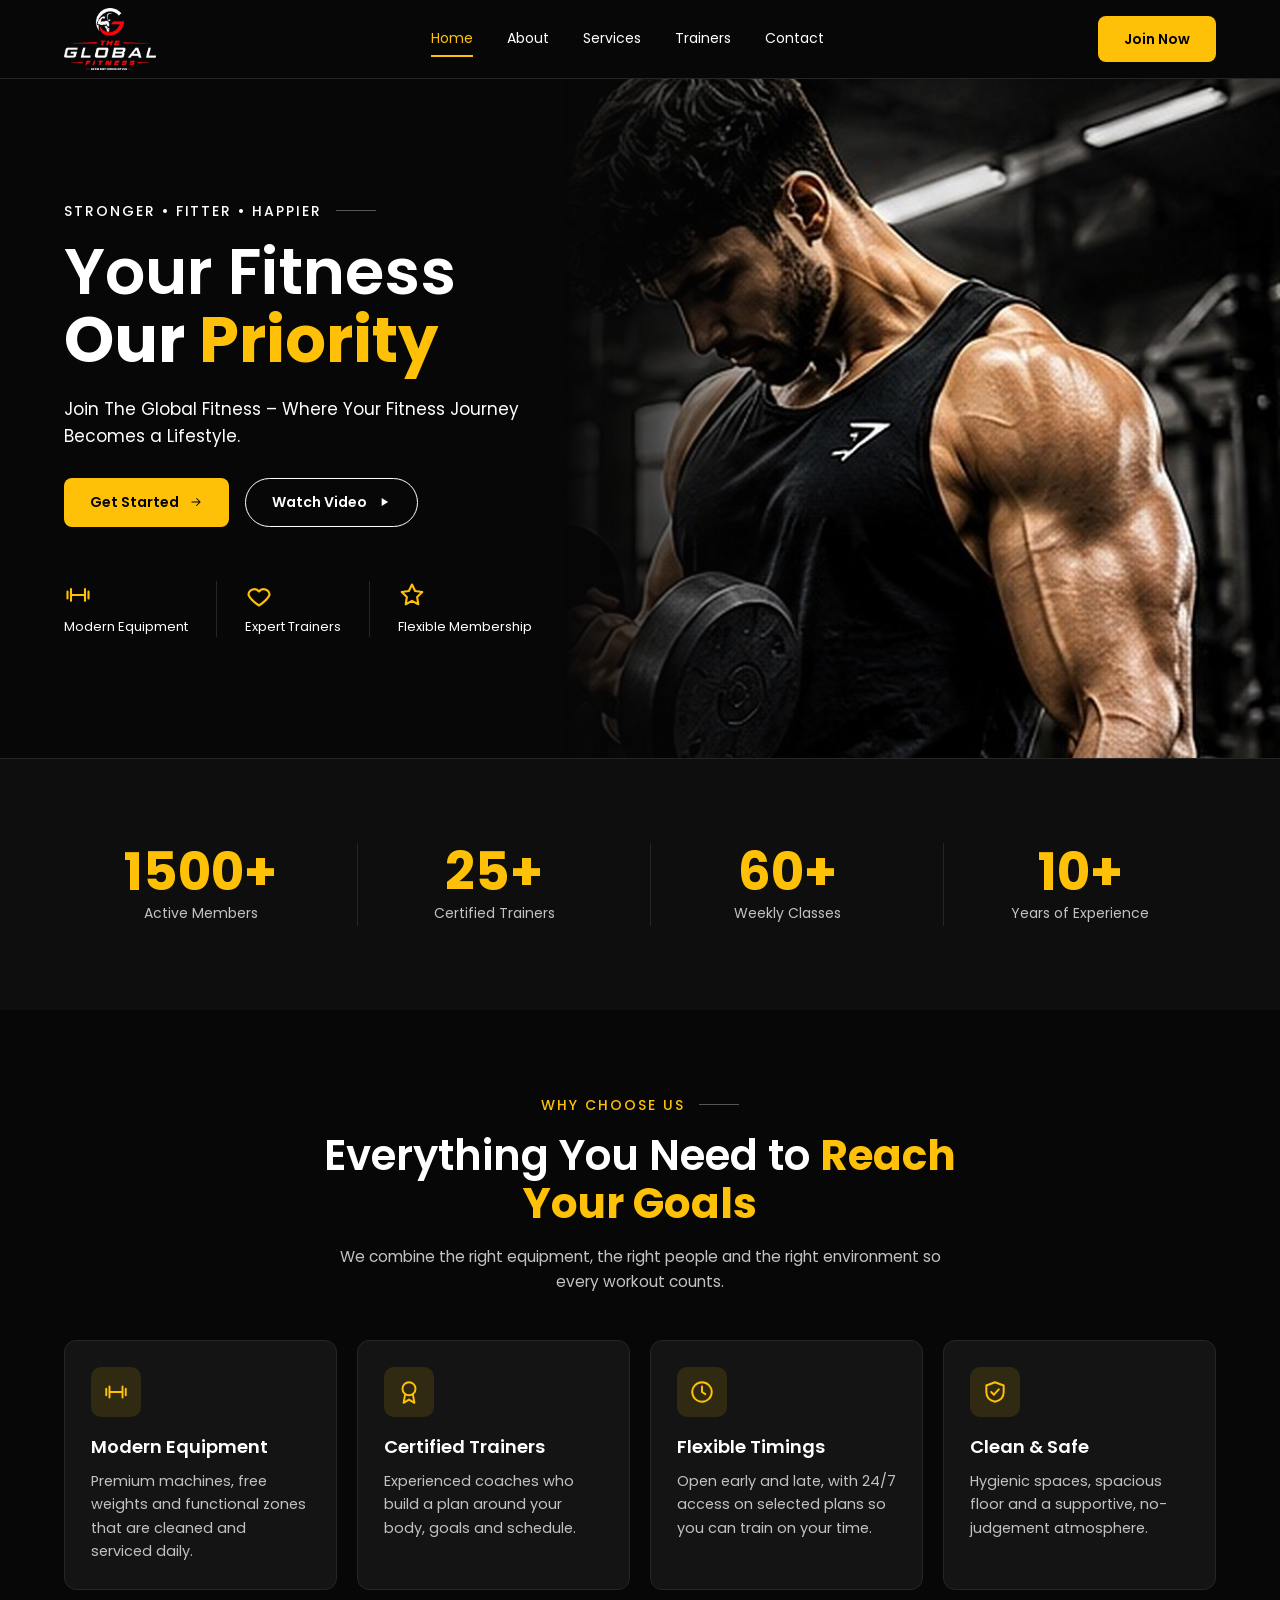
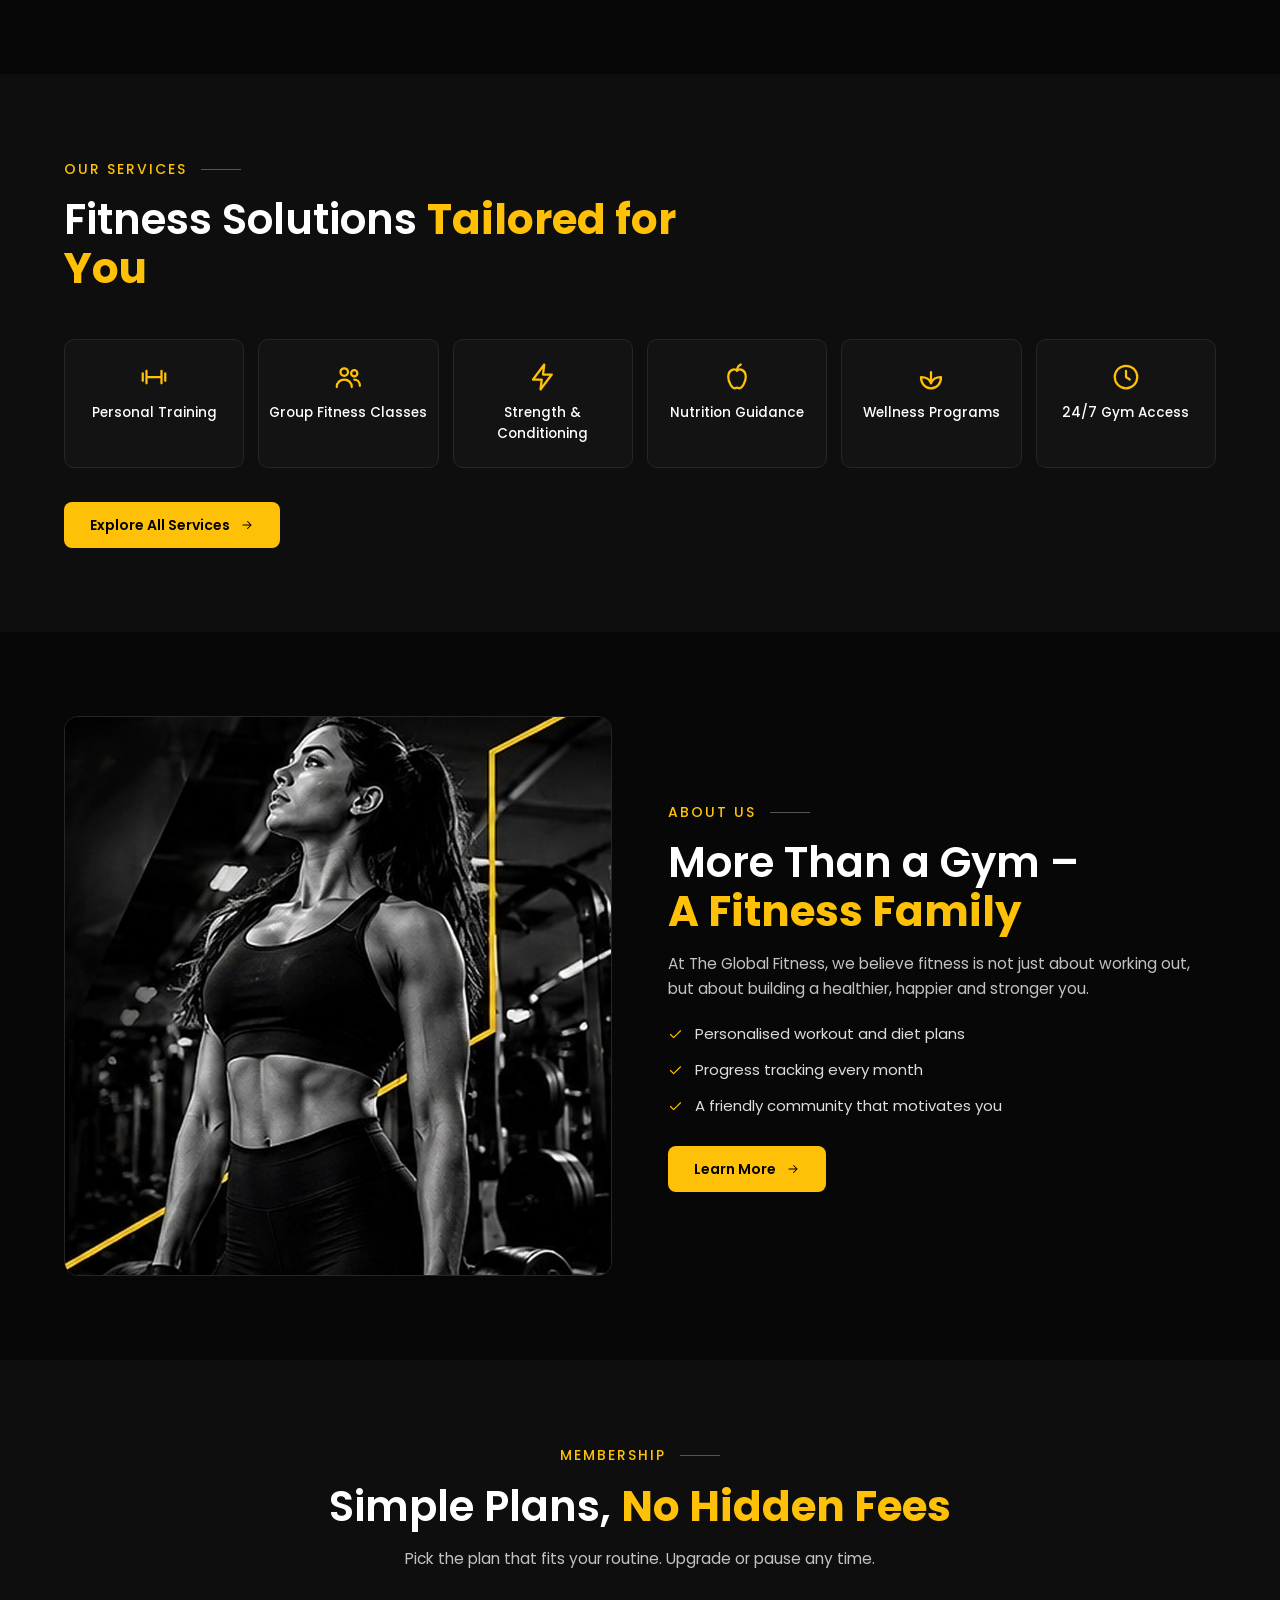
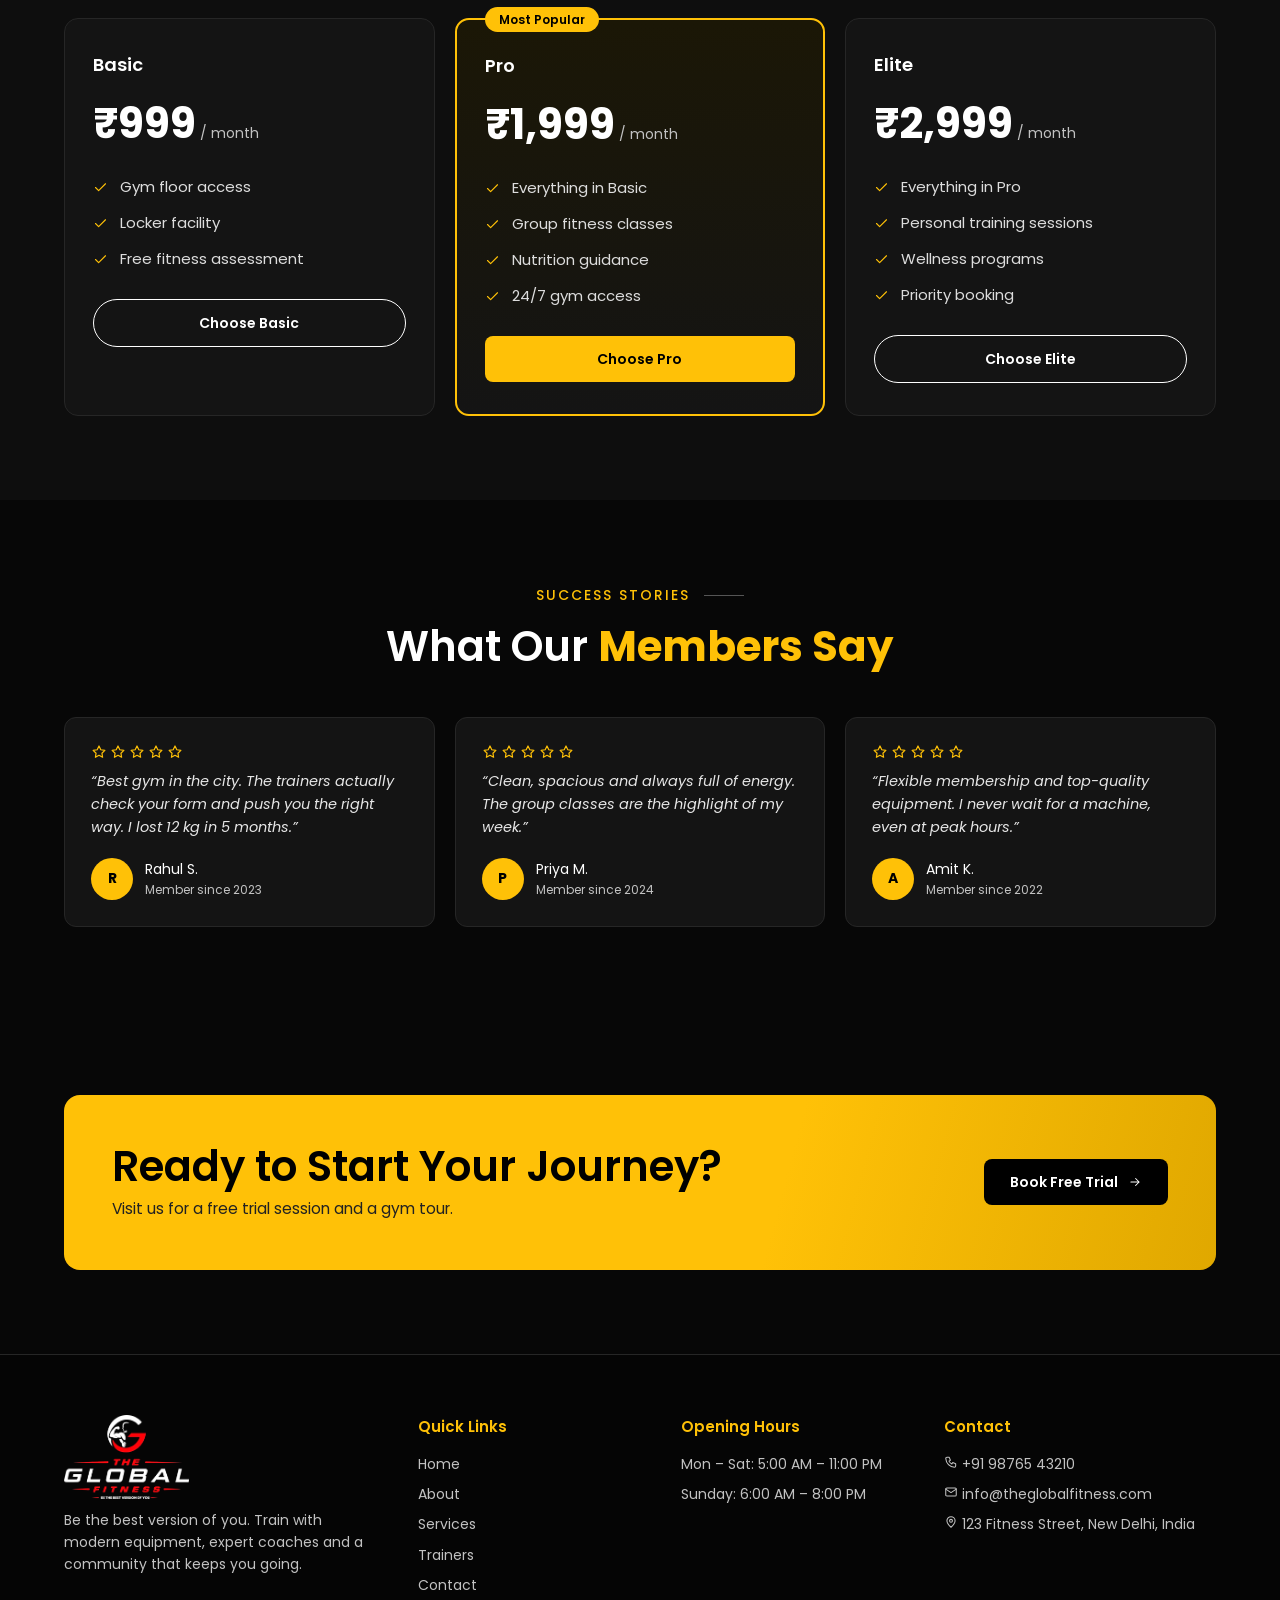
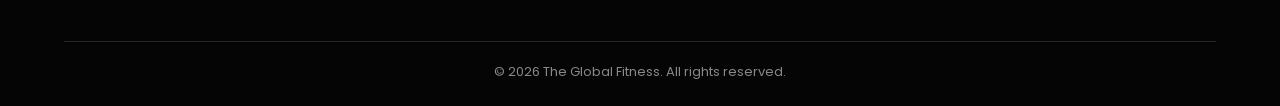
<file: index.html>
<!DOCTYPE html>
<html lang="en"><head><meta charset="utf-8"><meta name="viewport" content="width=device-width,initial-scale=1">
<title>Home | The Global Fitness</title>
<meta name="description" content="The Global Fitness – Be the best version of you. Modern equipment, expert trainers and flexible membership.">
<link rel="icon" href="logo.png">
<link rel="preconnect" href="https://fonts.googleapis.com"><link rel="preconnect" href="https://fonts.gstatic.com" crossorigin>
<link href="https://fonts.googleapis.com/css2?family=Poppins:wght@400;500;600;700&display=swap" rel="stylesheet">
<link rel="stylesheet" href="style.css"></head><body>
<header><div class="hd"><a class="logo" href="index.html" aria-label="The Global Fitness home"><img src="logo.png" alt="The Global Fitness"></a>
<nav><a href="index.html" class="on">Home</a><a href="about.html">About</a><a href="services.html">Services</a><a href="trainers.html">Trainers</a><a href="contact.html">Contact</a></nav><a class="btn" href="contact.html">Join Now</a><button class="menu" aria-label="Menu">&#9776;</button></div></header>
<section class="hero"><div class="txt"><div class="eyebrow">Stronger • Fitter • Happier</div>
<h1>Your Fitness <b class="blk" style="color:#fff">Our <b>Priority</b></b></h1>
<p class="lead">Join The Global Fitness – Where Your Fitness Journey Becomes a Lifestyle.</p>
<div class="row"><a class="btn" href="contact.html">Get Started <svg class="i" viewBox="0 0 24 24" aria-hidden="true"><path d="M5 12h14M13 6l6 6-6 6"/></svg></a><a class="btn out" href="about.html">Watch Video <svg class="i f" viewBox="0 0 24 24" aria-hidden="true"><path d="M8 5v14l11-7z"/></svg></a></div>
<div class="feats"><div><svg class="i" viewBox="0 0 24 24" aria-hidden="true"><path d="M6 7v10M3 9v6M18 7v10M21 9v6M6 12h12"/></svg>Modern Equipment</div><div><svg class="i" viewBox="0 0 24 24" aria-hidden="true"><path d="M12 21s-7-4.6-9-9a5 5 0 0 1 9-3 5 5 0 0 1 9 3c-2 4.4-9 9-9 9z"/></svg>Expert Trainers</div><div><svg class="i" viewBox="0 0 24 24" aria-hidden="true"><path d="M12 3l2.7 5.6 6.1.9-4.4 4.3 1 6.1L12 17l-5.4 2.9 1-6.1L3.2 9.5l6.1-.9z"/></svg>Flexible Membership</div></div></div>
<img class="hero-img" src="hero.jpg" alt="Athlete curling a dumbbell"></section>
<section class="sec alt"><div class="in stats">
<div class="stat"><b data-n="1500" data-s="+">1500+</b><span>Active Members</span></div>
<div class="stat"><b data-n="25" data-s="+">25+</b><span>Certified Trainers</span></div>
<div class="stat"><b data-n="60" data-s="+">60+</b><span>Weekly Classes</span></div>
<div class="stat"><b data-n="10" data-s="+">10+</b><span>Years of Experience</span></div></div></section>
<section class="sec"><div class="in"><div class="head c"><div class="eyebrow">Why Choose Us</div><h2>Everything You Need to <b>Reach Your Goals</b></h2><p>We combine the right equipment, the right people and the right environment so every workout counts.</p></div>
<div class="g4"><div class="card"><div class="ic"><svg class="i" viewBox="0 0 24 24" aria-hidden="true"><path d="M6 7v10M3 9v6M18 7v10M21 9v6M6 12h12"/></svg></div><h3>Modern Equipment</h3><p>Premium machines, free weights and functional zones that are cleaned and serviced daily.</p></div><div class="card"><div class="ic"><svg class="i" viewBox="0 0 24 24" aria-hidden="true"><circle cx="12" cy="9" r="6"/><path d="M8.5 14 7 22l5-3 5 3-1.5-8"/></svg></div><h3>Certified Trainers</h3><p>Experienced coaches who build a plan around your body, goals and schedule.</p></div><div class="card"><div class="ic"><svg class="i" viewBox="0 0 24 24" aria-hidden="true"><circle cx="12" cy="12" r="9"/><path d="M12 7v5l3 2"/></svg></div><h3>Flexible Timings</h3><p>Open early and late, with 24/7 access on selected plans so you can train on your time.</p></div><div class="card"><div class="ic"><svg class="i" viewBox="0 0 24 24" aria-hidden="true"><path d="M12 3l8 3v6c0 5-3.5 8-8 9-4.5-1-8-4-8-9V6z"/><path d="M8.5 12l2.5 2.5 4.5-5"/></svg></div><h3>Clean &amp; Safe</h3><p>Hygienic spaces, spacious floor and a supportive, no-judgement atmosphere.</p></div></div></div></section>
<section class="sec alt"><div class="in"><div class="head"><div class="eyebrow">Our Services</div><h2>Fitness Solutions <b>Tailored for You</b></h2></div>
<div class="g6"><div class="tile"><svg class="i" viewBox="0 0 24 24" aria-hidden="true"><path d="M6 7v10M3 9v6M18 7v10M21 9v6M6 12h12"/></svg>Personal Training</div><div class="tile"><svg class="i" viewBox="0 0 24 24" aria-hidden="true"><circle cx="9" cy="8" r="3"/><path d="M3 20c0-3.5 2.7-6 6-6s6 2.5 6 6"/><circle cx="17" cy="9" r="2.5"/><path d="M17 14c2.5 0 4.5 2 4.5 5"/></svg>Group Fitness Classes</div><div class="tile"><svg class="i" viewBox="0 0 24 24" aria-hidden="true"><path d="M13 2 4 14h7l-1 8 9-12h-7z"/></svg>Strength &amp; Conditioning</div><div class="tile"><svg class="i" viewBox="0 0 24 24" aria-hidden="true"><path d="M12 7c-2-2-7-1-7 5 0 4 3 9 5 9 1 0 1.5-.5 2-.5s1 .5 2 .5c2 0 5-5 5-9 0-6-5-7-7-5z"/><path d="M12 7c0-2 1-4 3-5"/></svg>Nutrition Guidance</div><div class="tile"><svg class="i" viewBox="0 0 24 24" aria-hidden="true"><path d="M12 21c-5 0-8-4-8-9 4 0 7 2 8 5 1-3 4-5 8-5 0 5-3 9-8 9z"/><path d="M12 17V8"/></svg>Wellness Programs</div><div class="tile"><svg class="i" viewBox="0 0 24 24" aria-hidden="true"><circle cx="12" cy="12" r="9"/><path d="M12 7v5l3 2"/></svg>24/7 Gym Access</div></div>
<div style="margin-top:34px"><a class="btn" href="services.html">Explore All Services <svg class="i" viewBox="0 0 24 24" aria-hidden="true"><path d="M5 12h14M13 6l6 6-6 6"/></svg></a></div></div></section>
<section class="sec"><div class="in split"><img src="about.jpg" alt="Athlete training in the gym">
<div><div class="eyebrow">About Us</div><h2>More Than a Gym – <b class="blk">A Fitness Family</b></h2><p style="margin-bottom:20px">At The Global Fitness, we believe fitness is not just about working out, but about building a healthier, happier and stronger you.</p>
<ul class="ticks"><li><svg class="i" viewBox="0 0 24 24" aria-hidden="true"><path d="M4 12l5 5L20 6"/></svg>Personalised workout and diet plans</li><li><svg class="i" viewBox="0 0 24 24" aria-hidden="true"><path d="M4 12l5 5L20 6"/></svg>Progress tracking every month</li><li><svg class="i" viewBox="0 0 24 24" aria-hidden="true"><path d="M4 12l5 5L20 6"/></svg>A friendly community that motivates you</li></ul><a class="btn" href="about.html">Learn More <svg class="i" viewBox="0 0 24 24" aria-hidden="true"><path d="M5 12h14M13 6l6 6-6 6"/></svg></a></div></div></section>
<section class="sec alt"><div class="in"><div class="head c"><div class="eyebrow">Membership</div><h2>Simple Plans, <b>No Hidden Fees</b></h2><p>Pick the plan that fits your routine. Upgrade or pause any time.</p></div><div class="g3"><div class="plan"><h3>Basic</h3><div class="price">₹999<small> / month</small></div><ul class="ticks"><li><svg class="i" viewBox="0 0 24 24" aria-hidden="true"><path d="M4 12l5 5L20 6"/></svg>Gym floor access</li><li><svg class="i" viewBox="0 0 24 24" aria-hidden="true"><path d="M4 12l5 5L20 6"/></svg>Locker facility</li><li><svg class="i" viewBox="0 0 24 24" aria-hidden="true"><path d="M4 12l5 5L20 6"/></svg>Free fitness assessment</li></ul><a class="btn out" href="contact.html">Choose Basic</a></div><div class="plan pop"><span class="tag">Most Popular</span><h3>Pro</h3><div class="price">₹1,999<small> / month</small></div><ul class="ticks"><li><svg class="i" viewBox="0 0 24 24" aria-hidden="true"><path d="M4 12l5 5L20 6"/></svg>Everything in Basic</li><li><svg class="i" viewBox="0 0 24 24" aria-hidden="true"><path d="M4 12l5 5L20 6"/></svg>Group fitness classes</li><li><svg class="i" viewBox="0 0 24 24" aria-hidden="true"><path d="M4 12l5 5L20 6"/></svg>Nutrition guidance</li><li><svg class="i" viewBox="0 0 24 24" aria-hidden="true"><path d="M4 12l5 5L20 6"/></svg>24/7 gym access</li></ul><a class="btn" href="contact.html">Choose Pro</a></div><div class="plan"><h3>Elite</h3><div class="price">₹2,999<small> / month</small></div><ul class="ticks"><li><svg class="i" viewBox="0 0 24 24" aria-hidden="true"><path d="M4 12l5 5L20 6"/></svg>Everything in Pro</li><li><svg class="i" viewBox="0 0 24 24" aria-hidden="true"><path d="M4 12l5 5L20 6"/></svg>Personal training sessions</li><li><svg class="i" viewBox="0 0 24 24" aria-hidden="true"><path d="M4 12l5 5L20 6"/></svg>Wellness programs</li><li><svg class="i" viewBox="0 0 24 24" aria-hidden="true"><path d="M4 12l5 5L20 6"/></svg>Priority booking</li></ul><a class="btn out" href="contact.html">Choose Elite</a></div></div></div></section>
<section class="sec"><div class="in"><div class="head c"><div class="eyebrow">Success Stories</div><h2>What Our <b>Members Say</b></h2></div><div class="g3"><div class="card quote"><div class="stars"><svg class="i" viewBox="0 0 24 24" aria-hidden="true"><path d="M12 3l2.7 5.6 6.1.9-4.4 4.3 1 6.1L12 17l-5.4 2.9 1-6.1L3.2 9.5l6.1-.9z"/></svg><svg class="i" viewBox="0 0 24 24" aria-hidden="true"><path d="M12 3l2.7 5.6 6.1.9-4.4 4.3 1 6.1L12 17l-5.4 2.9 1-6.1L3.2 9.5l6.1-.9z"/></svg><svg class="i" viewBox="0 0 24 24" aria-hidden="true"><path d="M12 3l2.7 5.6 6.1.9-4.4 4.3 1 6.1L12 17l-5.4 2.9 1-6.1L3.2 9.5l6.1-.9z"/></svg><svg class="i" viewBox="0 0 24 24" aria-hidden="true"><path d="M12 3l2.7 5.6 6.1.9-4.4 4.3 1 6.1L12 17l-5.4 2.9 1-6.1L3.2 9.5l6.1-.9z"/></svg><svg class="i" viewBox="0 0 24 24" aria-hidden="true"><path d="M12 3l2.7 5.6 6.1.9-4.4 4.3 1 6.1L12 17l-5.4 2.9 1-6.1L3.2 9.5l6.1-.9z"/></svg></div><p>“Best gym in the city. The trainers actually check your form and push you the right way. I lost 12 kg in 5 months.”</p><div class="who"><div class="av">R</div><div>Rahul S.<small>Member since 2023</small></div></div></div><div class="card quote"><div class="stars"><svg class="i" viewBox="0 0 24 24" aria-hidden="true"><path d="M12 3l2.7 5.6 6.1.9-4.4 4.3 1 6.1L12 17l-5.4 2.9 1-6.1L3.2 9.5l6.1-.9z"/></svg><svg class="i" viewBox="0 0 24 24" aria-hidden="true"><path d="M12 3l2.7 5.6 6.1.9-4.4 4.3 1 6.1L12 17l-5.4 2.9 1-6.1L3.2 9.5l6.1-.9z"/></svg><svg class="i" viewBox="0 0 24 24" aria-hidden="true"><path d="M12 3l2.7 5.6 6.1.9-4.4 4.3 1 6.1L12 17l-5.4 2.9 1-6.1L3.2 9.5l6.1-.9z"/></svg><svg class="i" viewBox="0 0 24 24" aria-hidden="true"><path d="M12 3l2.7 5.6 6.1.9-4.4 4.3 1 6.1L12 17l-5.4 2.9 1-6.1L3.2 9.5l6.1-.9z"/></svg><svg class="i" viewBox="0 0 24 24" aria-hidden="true"><path d="M12 3l2.7 5.6 6.1.9-4.4 4.3 1 6.1L12 17l-5.4 2.9 1-6.1L3.2 9.5l6.1-.9z"/></svg></div><p>“Clean, spacious and always full of energy. The group classes are the highlight of my week.”</p><div class="who"><div class="av">P</div><div>Priya M.<small>Member since 2024</small></div></div></div><div class="card quote"><div class="stars"><svg class="i" viewBox="0 0 24 24" aria-hidden="true"><path d="M12 3l2.7 5.6 6.1.9-4.4 4.3 1 6.1L12 17l-5.4 2.9 1-6.1L3.2 9.5l6.1-.9z"/></svg><svg class="i" viewBox="0 0 24 24" aria-hidden="true"><path d="M12 3l2.7 5.6 6.1.9-4.4 4.3 1 6.1L12 17l-5.4 2.9 1-6.1L3.2 9.5l6.1-.9z"/></svg><svg class="i" viewBox="0 0 24 24" aria-hidden="true"><path d="M12 3l2.7 5.6 6.1.9-4.4 4.3 1 6.1L12 17l-5.4 2.9 1-6.1L3.2 9.5l6.1-.9z"/></svg><svg class="i" viewBox="0 0 24 24" aria-hidden="true"><path d="M12 3l2.7 5.6 6.1.9-4.4 4.3 1 6.1L12 17l-5.4 2.9 1-6.1L3.2 9.5l6.1-.9z"/></svg><svg class="i" viewBox="0 0 24 24" aria-hidden="true"><path d="M12 3l2.7 5.6 6.1.9-4.4 4.3 1 6.1L12 17l-5.4 2.9 1-6.1L3.2 9.5l6.1-.9z"/></svg></div><p>“Flexible membership and top-quality equipment. I never wait for a machine, even at peak hours.”</p><div class="who"><div class="av">A</div><div>Amit K.<small>Member since 2022</small></div></div></div></div></div></section><section class="sec"><div class="in"><div class="cta"><div><h2>Ready to Start Your Journey?</h2><p>Visit us for a free trial session and a gym tour.</p></div><a class="btn" href="contact.html">Book Free Trial <svg class="i" viewBox="0 0 24 24" aria-hidden="true"><path d="M5 12h14M13 6l6 6-6 6"/></svg></a></div></div></section>
<footer><div class="fg">
<div><a class="logo" href="index.html"><img src="logo.png" alt="The Global Fitness"></a><p style="font-size:14px">Be the best version of you. Train with modern equipment, expert coaches and a community that keeps you going.</p></div>
<div><h4>Quick Links</h4><ul><li><a href="index.html">Home</a></li><li><a href="about.html">About</a></li><li><a href="services.html">Services</a></li><li><a href="trainers.html">Trainers</a></li><li><a href="contact.html">Contact</a></li></ul></div>
<div><h4>Opening Hours</h4><ul><li>Mon – Sat: 5:00 AM – 11:00 PM</li><li>Sunday: 6:00 AM – 8:00 PM</li></ul></div>
<div><h4>Contact</h4><ul><li><svg class="i" viewBox="0 0 24 24" aria-hidden="true"><path d="M5 4h4l2 5-2.5 1.5a11 11 0 0 0 5 5L15 13l5 2v4a2 2 0 0 1-2 2A16 16 0 0 1 3 6a2 2 0 0 1 2-2z"/></svg> +91 98765 43210</li><li><svg class="i" viewBox="0 0 24 24" aria-hidden="true"><rect x="3" y="5" width="18" height="14" rx="2"/><path d="M3 7l9 6 9-6"/></svg> info@theglobalfitness.com</li><li><svg class="i" viewBox="0 0 24 24" aria-hidden="true"><path d="M12 21s-7-6-7-11a7 7 0 0 1 14 0c0 5-7 11-7 11z"/><circle cx="12" cy="10" r="2.5"/></svg> 123 Fitness Street, New Delhi, India</li></ul></div>
</div><div class="copy">© 2026 The Global Fitness. All rights reserved.</div></footer>
<script src="main.js"></script></body></html>
</file>
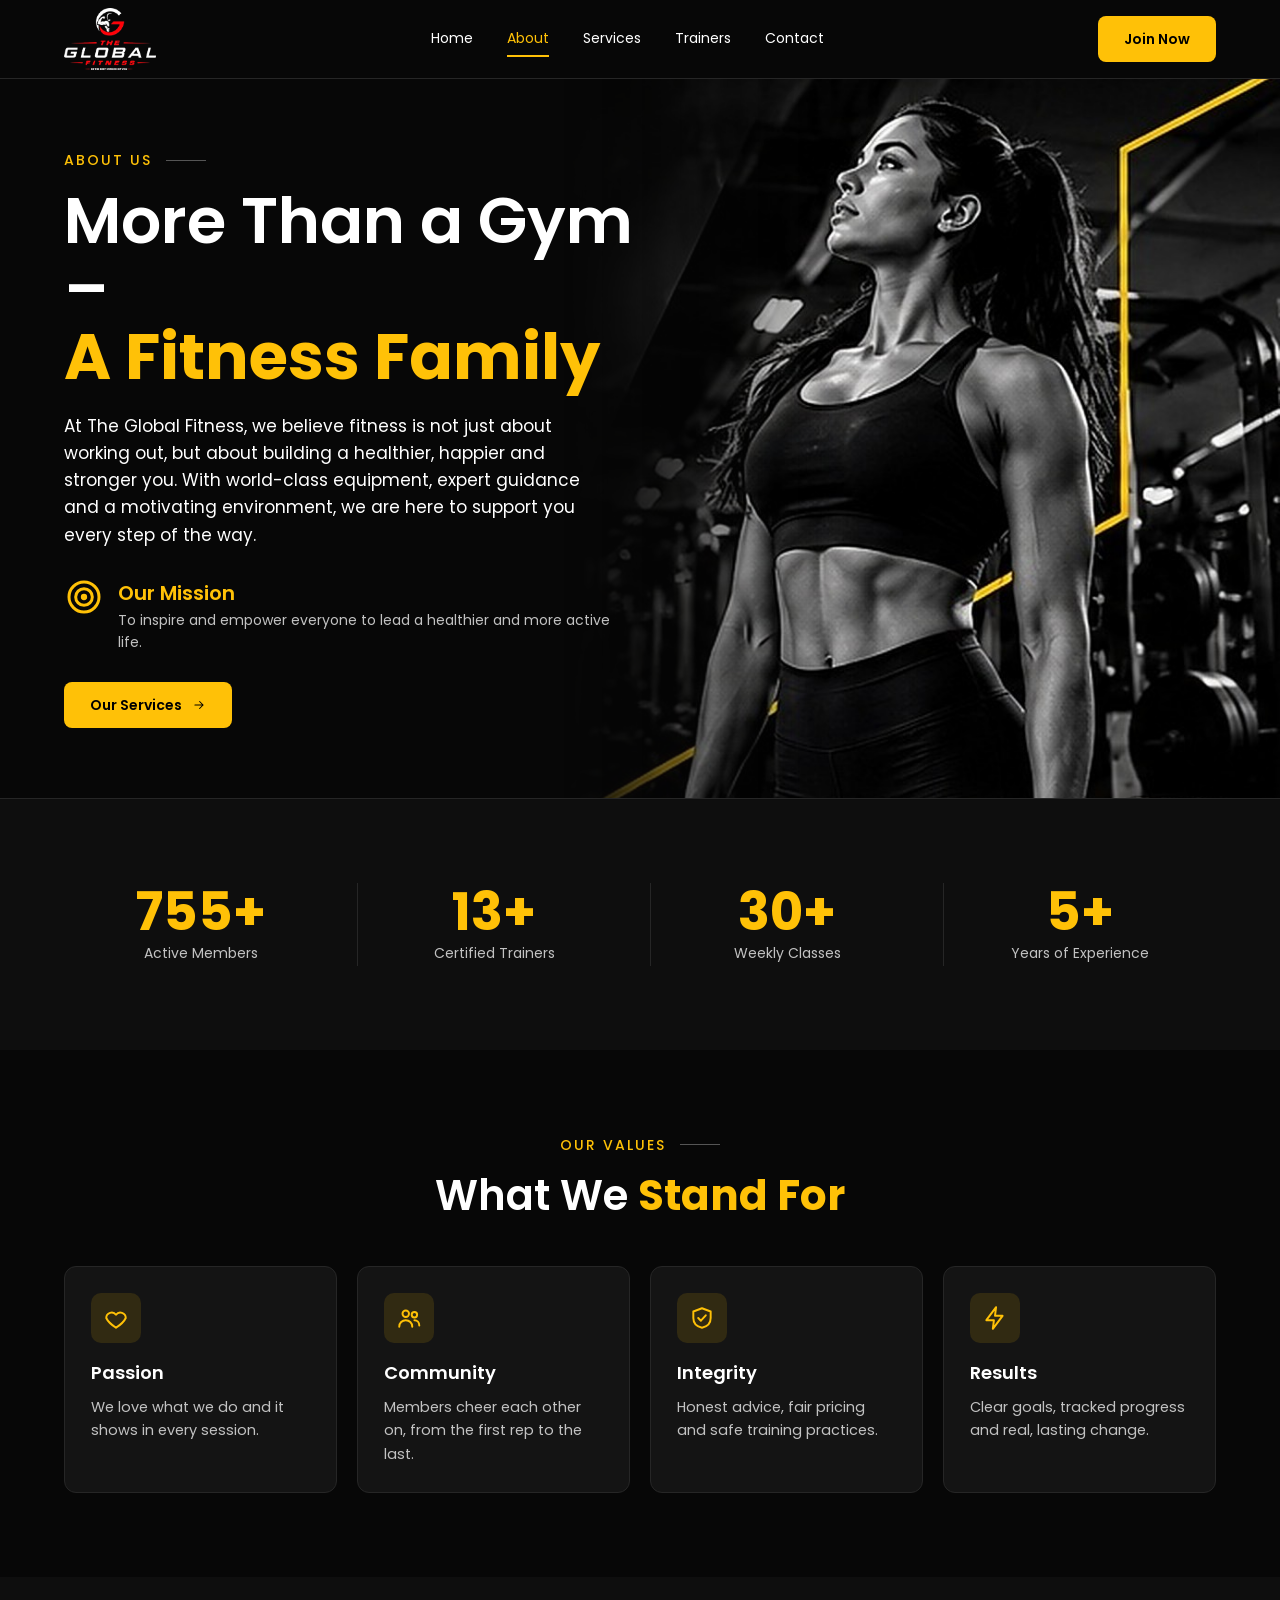
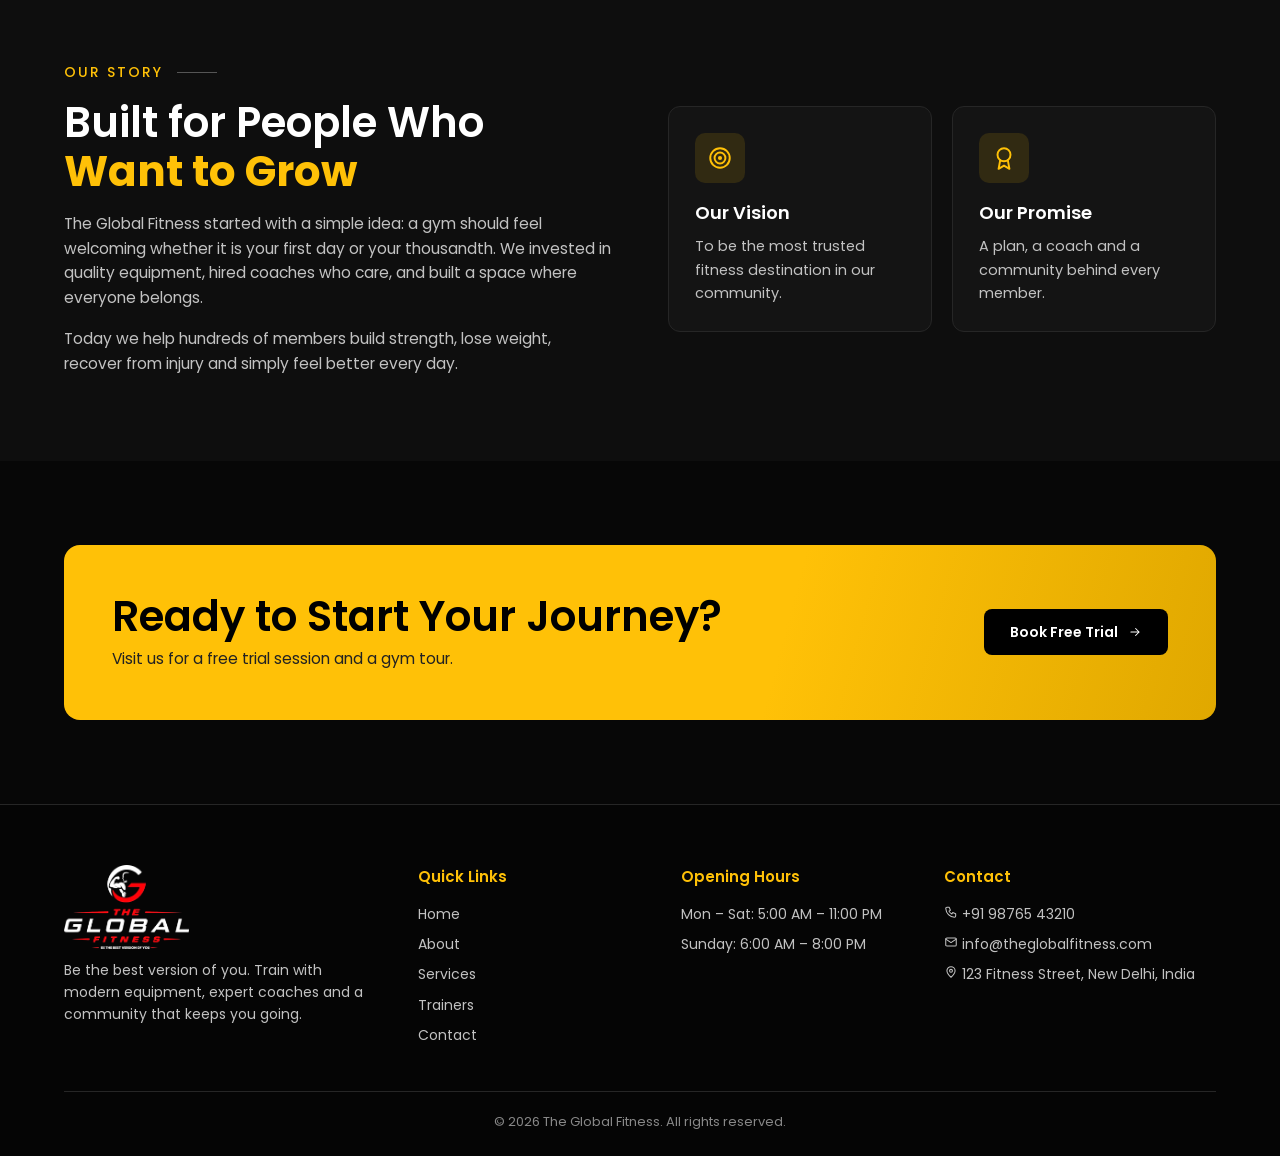
<file: about.html>
<!DOCTYPE html>
<html lang="en"><head><meta charset="utf-8"><meta name="viewport" content="width=device-width,initial-scale=1">
<title>About Us | The Global Fitness</title>
<meta name="description" content="The Global Fitness – Be the best version of you. Modern equipment, expert trainers and flexible membership.">
<link rel="icon" href="logo.png">
<link rel="preconnect" href="https://fonts.googleapis.com"><link rel="preconnect" href="https://fonts.gstatic.com" crossorigin>
<link href="https://fonts.googleapis.com/css2?family=Poppins:wght@400;500;600;700&display=swap" rel="stylesheet">
<link rel="stylesheet" href="style.css"></head><body>
<header><div class="hd"><a class="logo" href="index.html" aria-label="The Global Fitness home"><img src="logo.png" alt="The Global Fitness"></a>
<nav><a href="index.html">Home</a><a href="about.html" class="on">About</a><a href="services.html">Services</a><a href="trainers.html">Trainers</a><a href="contact.html">Contact</a></nav><a class="btn" href="contact.html">Join Now</a><button class="menu" aria-label="Menu">&#9776;</button></div></header>
<section class="hero sm"><div class="txt"><div class="eyebrow" style="color:var(--accent)">About Us</div>
<h1>More Than a Gym – <b class="blk">A Fitness Family</b></h1>
<p class="lead">At The Global Fitness, we believe fitness is not just about working out, but about building a healthier, happier and stronger you. With world-class equipment, expert guidance and a motivating environment, we are here to support you every step of the way.</p>
<div class="mission"><svg class="i" viewBox="0 0 24 24" aria-hidden="true"><circle cx="12" cy="12" r="9"/><circle cx="12" cy="12" r="5"/><circle cx="12" cy="12" r="1"/></svg><div><h3>Our Mission</h3><p>To inspire and empower everyone to lead a healthier and more active life.</p></div></div>
<a class="btn" href="services.html">Our Services <svg class="i" viewBox="0 0 24 24" aria-hidden="true"><path d="M5 12h14M13 6l6 6-6 6"/></svg></a></div><img class="hero-img" src="about.jpg" alt="Athlete standing in the gym" style="object-position:70% 20%"></section>
<section class="sec alt"><div class="in stats"><div class="stat"><b data-n="1500" data-s="+">1500+</b><span>Active Members</span></div><div class="stat"><b data-n="25" data-s="+">25+</b><span>Certified Trainers</span></div><div class="stat"><b data-n="60" data-s="+">60+</b><span>Weekly Classes</span></div><div class="stat"><b data-n="10" data-s="+">10+</b><span>Years of Experience</span></div></div></section>
<section class="sec"><div class="in"><div class="head c"><div class="eyebrow">Our Values</div><h2>What We <b>Stand For</b></h2></div><div class="g4"><div class="card"><div class="ic"><svg class="i" viewBox="0 0 24 24" aria-hidden="true"><path d="M12 21s-7-4.6-9-9a5 5 0 0 1 9-3 5 5 0 0 1 9 3c-2 4.4-9 9-9 9z"/></svg></div><h3>Passion</h3><p>We love what we do and it shows in every session.</p></div><div class="card"><div class="ic"><svg class="i" viewBox="0 0 24 24" aria-hidden="true"><circle cx="9" cy="8" r="3"/><path d="M3 20c0-3.5 2.7-6 6-6s6 2.5 6 6"/><circle cx="17" cy="9" r="2.5"/><path d="M17 14c2.5 0 4.5 2 4.5 5"/></svg></div><h3>Community</h3><p>Members cheer each other on, from the first rep to the last.</p></div><div class="card"><div class="ic"><svg class="i" viewBox="0 0 24 24" aria-hidden="true"><path d="M12 3l8 3v6c0 5-3.5 8-8 9-4.5-1-8-4-8-9V6z"/><path d="M8.5 12l2.5 2.5 4.5-5"/></svg></div><h3>Integrity</h3><p>Honest advice, fair pricing and safe training practices.</p></div><div class="card"><div class="ic"><svg class="i" viewBox="0 0 24 24" aria-hidden="true"><path d="M13 2 4 14h7l-1 8 9-12h-7z"/></svg></div><h3>Results</h3><p>Clear goals, tracked progress and real, lasting change.</p></div></div></div></section>
<section class="sec alt"><div class="in split"><div><div class="eyebrow">Our Story</div><h2>Built for People Who <b class="blk">Want to Grow</b></h2><p style="margin-bottom:16px">The Global Fitness started with a simple idea: a gym should feel welcoming whether it is your first day or your thousandth. We invested in quality equipment, hired coaches who care, and built a space where everyone belongs.</p><p>Today we help hundreds of members build strength, lose weight, recover from injury and simply feel better every day.</p></div>
<div class="g3" style="grid-template-columns:1fr 1fr"><div class="card"><div class="ic"><svg class="i" viewBox="0 0 24 24" aria-hidden="true"><circle cx="12" cy="12" r="9"/><circle cx="12" cy="12" r="5"/><circle cx="12" cy="12" r="1"/></svg></div><h3>Our Vision</h3><p>To be the most trusted fitness destination in our community.</p></div><div class="card"><div class="ic"><svg class="i" viewBox="0 0 24 24" aria-hidden="true"><circle cx="12" cy="9" r="6"/><path d="M8.5 14 7 22l5-3 5 3-1.5-8"/></svg></div><h3>Our Promise</h3><p>A plan, a coach and a community behind every member.</p></div></div></div></section><section class="sec"><div class="in"><div class="cta"><div><h2>Ready to Start Your Journey?</h2><p>Visit us for a free trial session and a gym tour.</p></div><a class="btn" href="contact.html">Book Free Trial <svg class="i" viewBox="0 0 24 24" aria-hidden="true"><path d="M5 12h14M13 6l6 6-6 6"/></svg></a></div></div></section>
<footer><div class="fg">
<div><a class="logo" href="index.html"><img src="logo.png" alt="The Global Fitness"></a><p style="font-size:14px">Be the best version of you. Train with modern equipment, expert coaches and a community that keeps you going.</p></div>
<div><h4>Quick Links</h4><ul><li><a href="index.html">Home</a></li><li><a href="about.html">About</a></li><li><a href="services.html">Services</a></li><li><a href="trainers.html">Trainers</a></li><li><a href="contact.html">Contact</a></li></ul></div>
<div><h4>Opening Hours</h4><ul><li>Mon – Sat: 5:00 AM – 11:00 PM</li><li>Sunday: 6:00 AM – 8:00 PM</li></ul></div>
<div><h4>Contact</h4><ul><li><svg class="i" viewBox="0 0 24 24" aria-hidden="true"><path d="M5 4h4l2 5-2.5 1.5a11 11 0 0 0 5 5L15 13l5 2v4a2 2 0 0 1-2 2A16 16 0 0 1 3 6a2 2 0 0 1 2-2z"/></svg> +91 98765 43210</li><li><svg class="i" viewBox="0 0 24 24" aria-hidden="true"><rect x="3" y="5" width="18" height="14" rx="2"/><path d="M3 7l9 6 9-6"/></svg> info@theglobalfitness.com</li><li><svg class="i" viewBox="0 0 24 24" aria-hidden="true"><path d="M12 21s-7-6-7-11a7 7 0 0 1 14 0c0 5-7 11-7 11z"/><circle cx="12" cy="10" r="2.5"/></svg> 123 Fitness Street, New Delhi, India</li></ul></div>
</div><div class="copy">© 2026 The Global Fitness. All rights reserved.</div></footer>
<script src="main.js"></script></body></html>
</file>
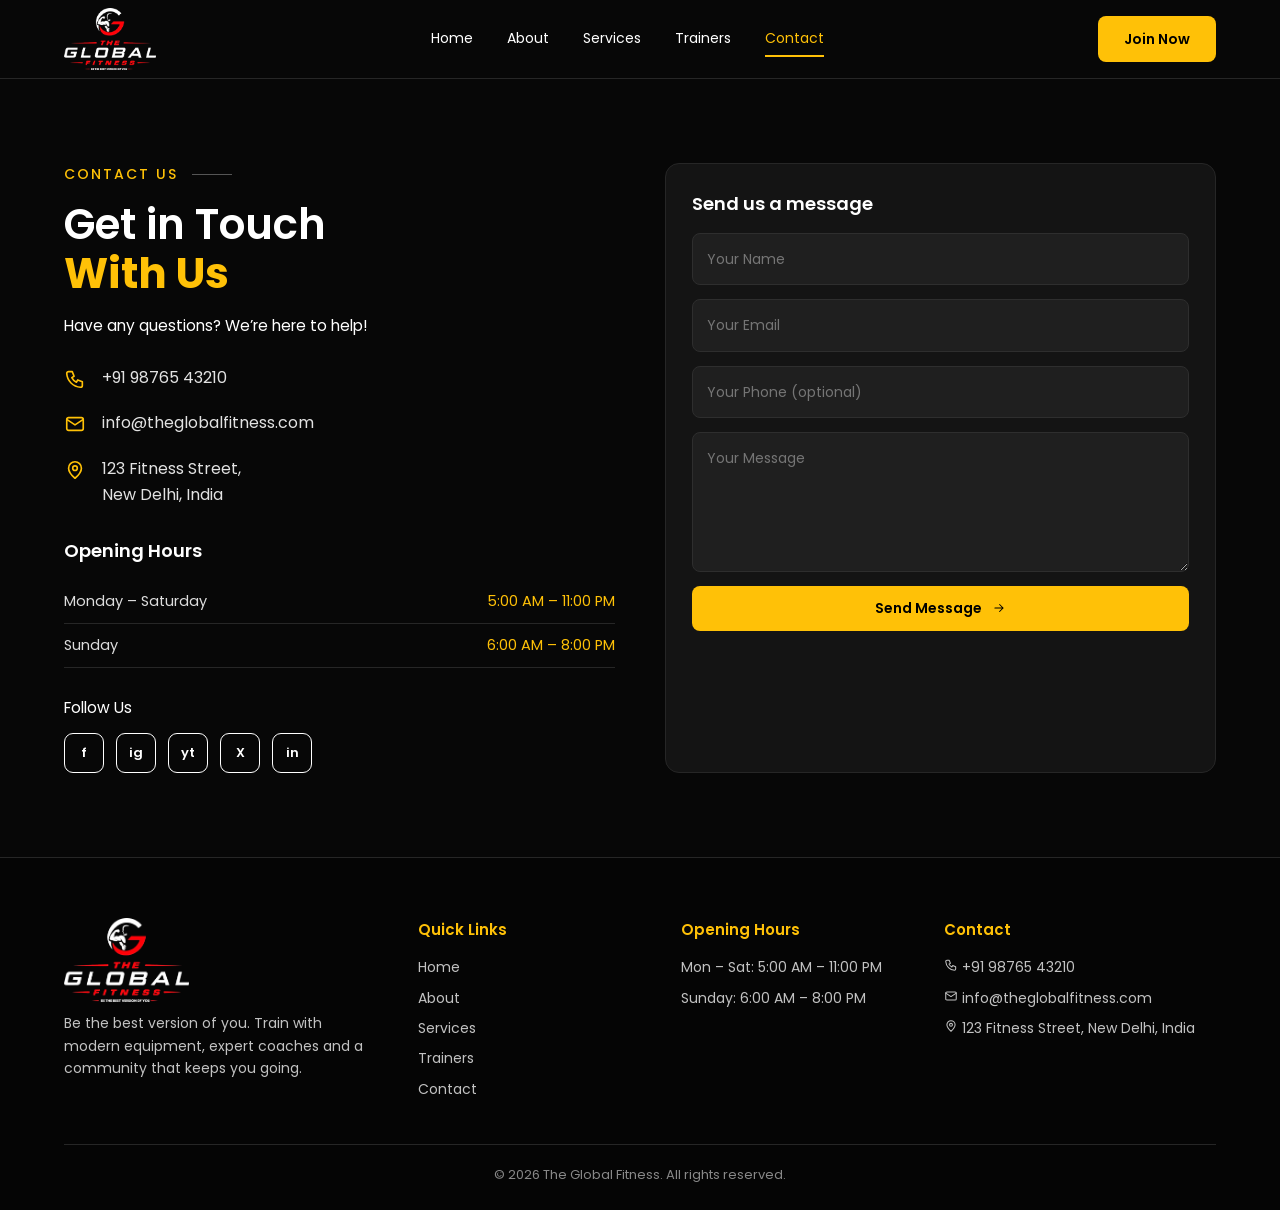
<file: contact.html>
<!DOCTYPE html>
<html lang="en"><head><meta charset="utf-8"><meta name="viewport" content="width=device-width,initial-scale=1">
<title>Contact | The Global Fitness</title>
<meta name="description" content="The Global Fitness – Be the best version of you. Modern equipment, expert trainers and flexible membership.">
<link rel="icon" href="logo.png">
<link rel="preconnect" href="https://fonts.googleapis.com"><link rel="preconnect" href="https://fonts.gstatic.com" crossorigin>
<link href="https://fonts.googleapis.com/css2?family=Poppins:wght@400;500;600;700&display=swap" rel="stylesheet">
<link rel="stylesheet" href="style.css"></head><body>
<header><div class="hd"><a class="logo" href="index.html" aria-label="The Global Fitness home"><img src="logo.png" alt="The Global Fitness"></a>
<nav><a href="index.html">Home</a><a href="about.html">About</a><a href="services.html">Services</a><a href="trainers.html">Trainers</a><a href="contact.html" class="on">Contact</a></nav><a class="btn" href="contact.html">Join Now</a><button class="menu" aria-label="Menu">&#9776;</button></div></header>
<section class="sec"><div class="in cgrid"><div><div class="eyebrow">Contact Us</div><h2>Get in Touch <b class="blk">With Us</b></h2><p style="color:#fff;margin-bottom:26px">Have any questions? We’re here to help!</p>
<div class="info"><div><svg class="i" viewBox="0 0 24 24" aria-hidden="true"><path d="M5 4h4l2 5-2.5 1.5a11 11 0 0 0 5 5L15 13l5 2v4a2 2 0 0 1-2 2A16 16 0 0 1 3 6a2 2 0 0 1 2-2z"/></svg><span>+91 98765 43210</span></div><div><svg class="i" viewBox="0 0 24 24" aria-hidden="true"><rect x="3" y="5" width="18" height="14" rx="2"/><path d="M3 7l9 6 9-6"/></svg><span>info@theglobalfitness.com</span></div><div><svg class="i" viewBox="0 0 24 24" aria-hidden="true"><path d="M12 21s-7-6-7-11a7 7 0 0 1 14 0c0 5-7 11-7 11z"/><circle cx="12" cy="10" r="2.5"/></svg><span>123 Fitness Street,<br>New Delhi, India</span></div></div>
<h3 style="margin:30px 0 14px">Opening Hours</h3><table class="hours"><tr><td>Monday – Saturday</td><td>5:00 AM – 11:00 PM</td></tr><tr><td>Sunday</td><td>6:00 AM – 8:00 PM</td></tr></table>
<p style="color:#fff;margin:28px 0 12px">Follow Us</p><div class="soc"><a href="#" aria-label="Facebook">f</a><a href="#" aria-label="Instagram">ig</a><a href="#" aria-label="YouTube">yt</a><a href="#" aria-label="X">X</a><a href="#" aria-label="LinkedIn">in</a></div></div>
<form id="f"><h3>Send us a message</h3><input placeholder="Your Name" aria-label="Your Name" required><input type="email" placeholder="Your Email" aria-label="Your Email" required><input type="tel" placeholder="Your Phone (optional)" aria-label="Your Phone"><textarea placeholder="Your Message" aria-label="Your Message" required></textarea>
<button class="btn" type="submit" style="justify-content:center">Send Message <svg class="i" viewBox="0 0 24 24" aria-hidden="true"><path d="M5 12h14M13 6l6 6-6 6"/></svg></button><div id="ok" role="status">Thanks! Your message has been received. We’ll reply soon.</div></form></div></section>
<footer><div class="fg">
<div><a class="logo" href="index.html"><img src="logo.png" alt="The Global Fitness"></a><p style="font-size:14px">Be the best version of you. Train with modern equipment, expert coaches and a community that keeps you going.</p></div>
<div><h4>Quick Links</h4><ul><li><a href="index.html">Home</a></li><li><a href="about.html">About</a></li><li><a href="services.html">Services</a></li><li><a href="trainers.html">Trainers</a></li><li><a href="contact.html">Contact</a></li></ul></div>
<div><h4>Opening Hours</h4><ul><li>Mon – Sat: 5:00 AM – 11:00 PM</li><li>Sunday: 6:00 AM – 8:00 PM</li></ul></div>
<div><h4>Contact</h4><ul><li><svg class="i" viewBox="0 0 24 24" aria-hidden="true"><path d="M5 4h4l2 5-2.5 1.5a11 11 0 0 0 5 5L15 13l5 2v4a2 2 0 0 1-2 2A16 16 0 0 1 3 6a2 2 0 0 1 2-2z"/></svg> +91 98765 43210</li><li><svg class="i" viewBox="0 0 24 24" aria-hidden="true"><rect x="3" y="5" width="18" height="14" rx="2"/><path d="M3 7l9 6 9-6"/></svg> info@theglobalfitness.com</li><li><svg class="i" viewBox="0 0 24 24" aria-hidden="true"><path d="M12 21s-7-6-7-11a7 7 0 0 1 14 0c0 5-7 11-7 11z"/><circle cx="12" cy="10" r="2.5"/></svg> 123 Fitness Street, New Delhi, India</li></ul></div>
</div><div class="copy">© 2026 The Global Fitness. All rights reserved.</div></footer>
<script src="main.js"></script></body></html>
</file>
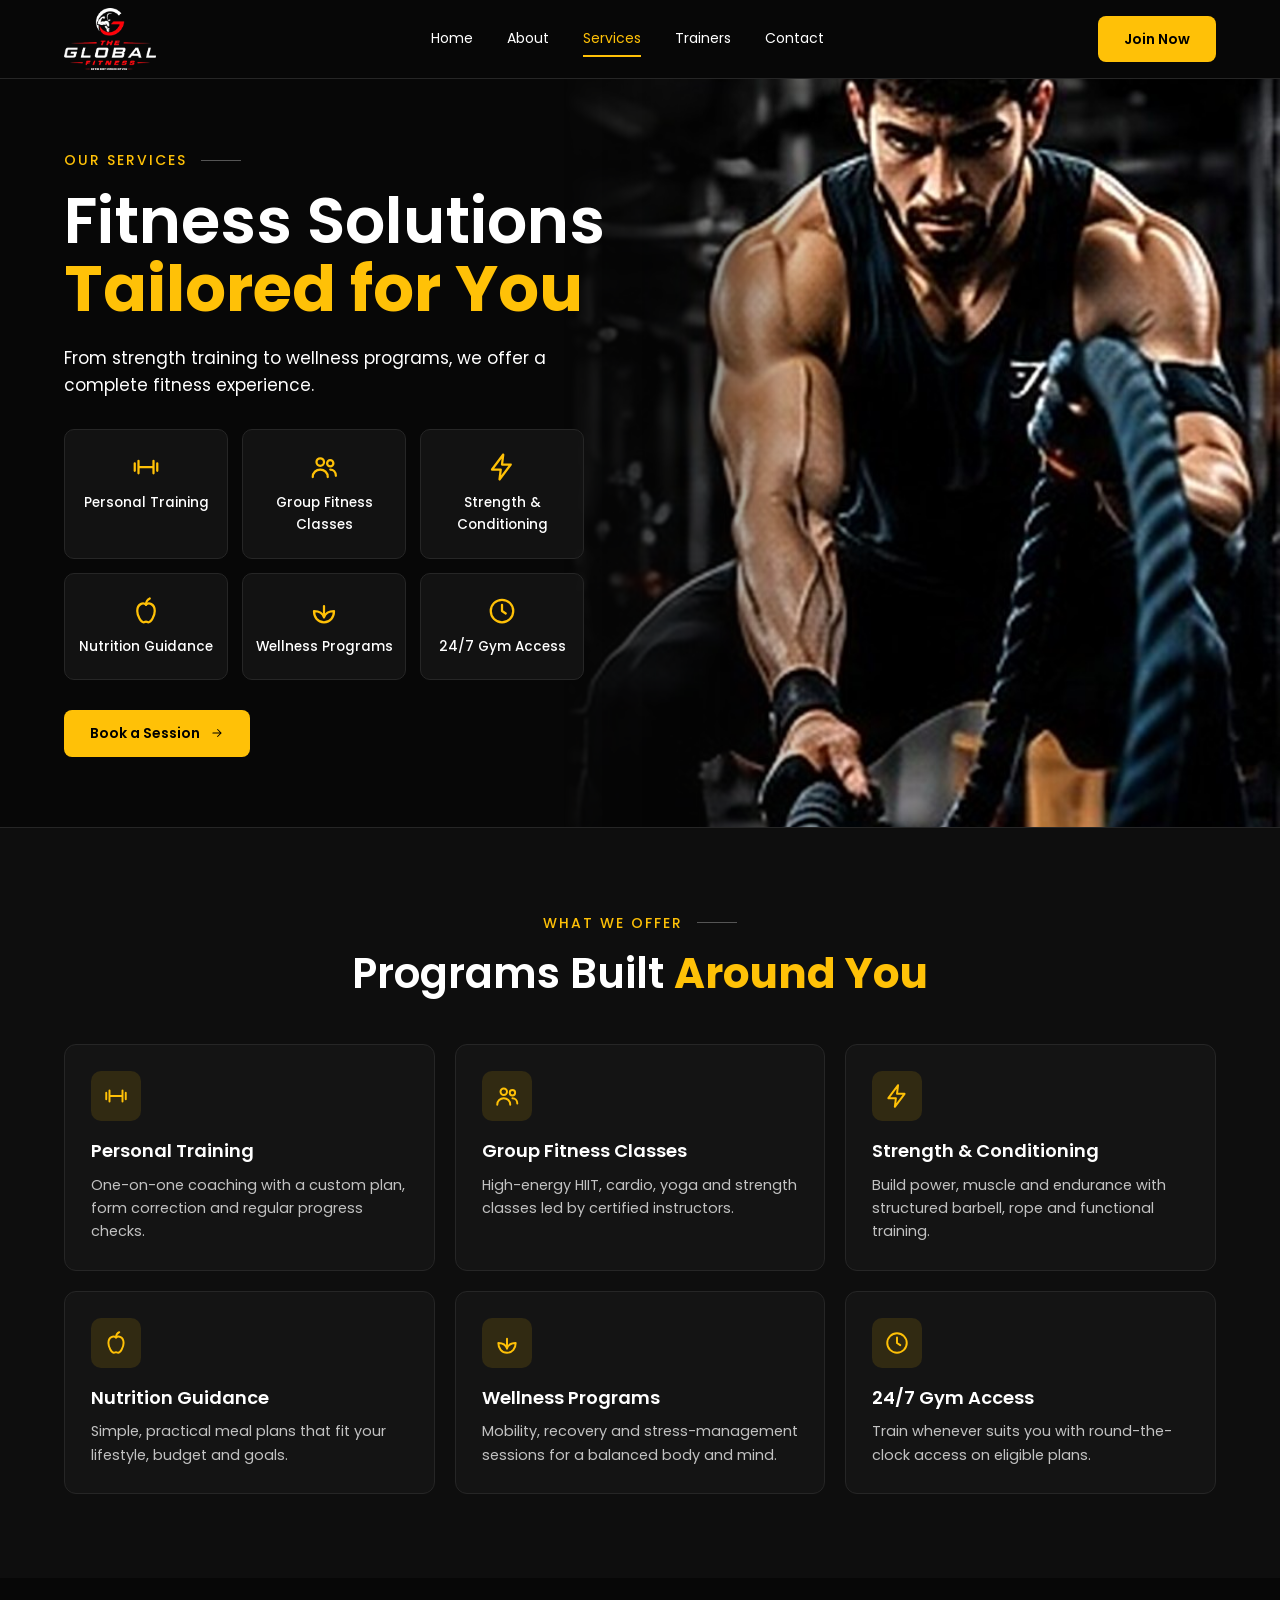
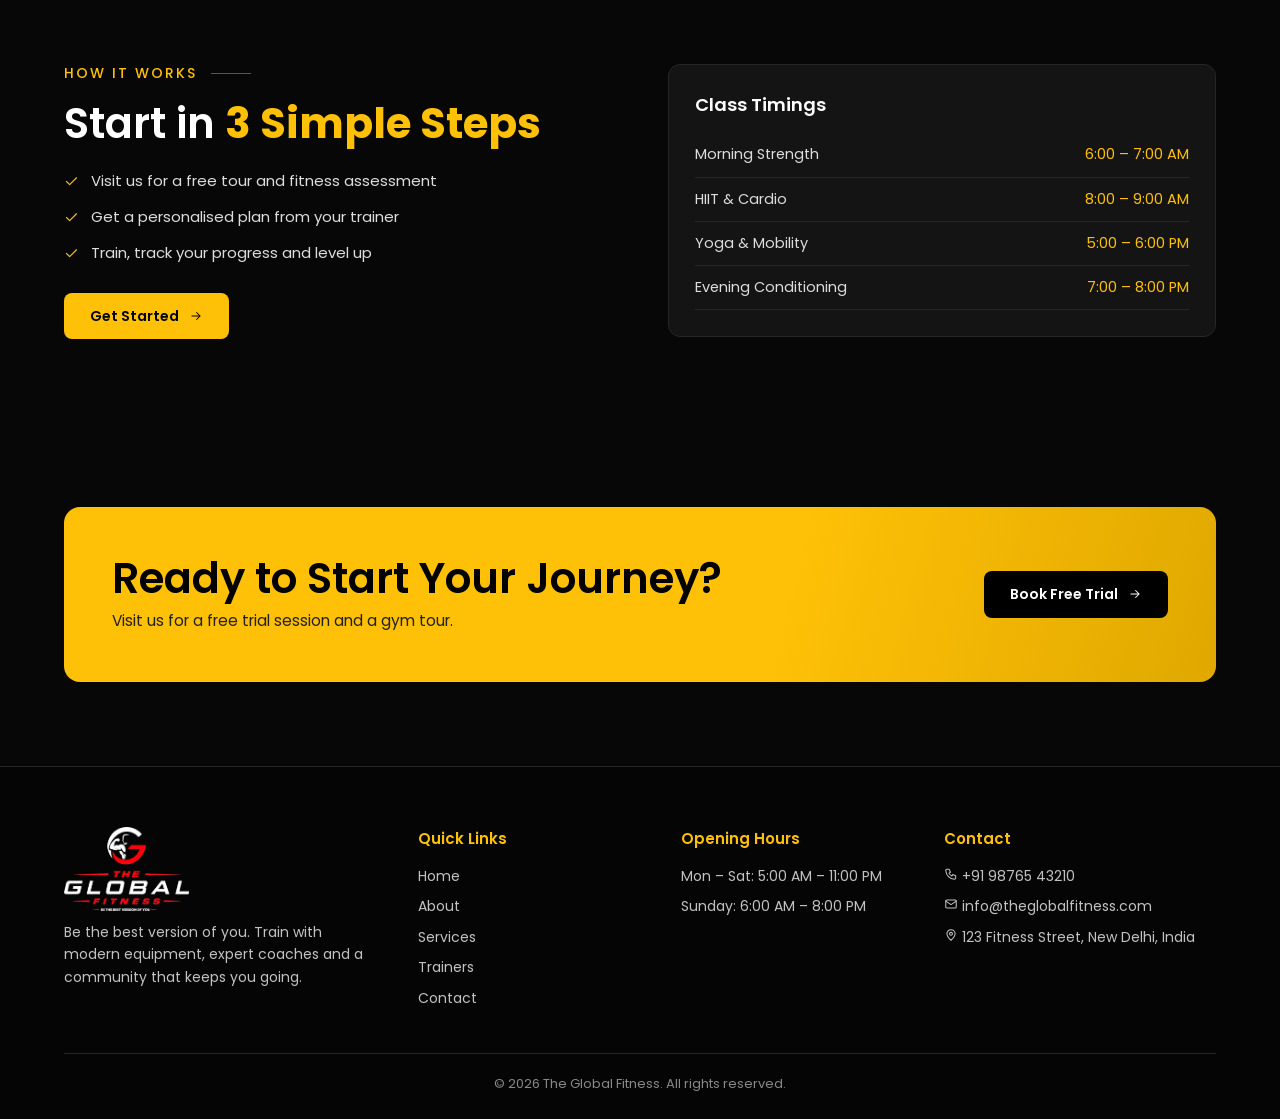
<file: services.html>
<!DOCTYPE html>
<html lang="en"><head><meta charset="utf-8"><meta name="viewport" content="width=device-width,initial-scale=1">
<title>Services | The Global Fitness</title>
<meta name="description" content="The Global Fitness – Be the best version of you. Modern equipment, expert trainers and flexible membership.">
<link rel="icon" href="logo.png">
<link rel="preconnect" href="https://fonts.googleapis.com"><link rel="preconnect" href="https://fonts.gstatic.com" crossorigin>
<link href="https://fonts.googleapis.com/css2?family=Poppins:wght@400;500;600;700&display=swap" rel="stylesheet">
<link rel="stylesheet" href="style.css"></head><body>
<header><div class="hd"><a class="logo" href="index.html" aria-label="The Global Fitness home"><img src="logo.png" alt="The Global Fitness"></a>
<nav><a href="index.html">Home</a><a href="about.html">About</a><a href="services.html" class="on">Services</a><a href="trainers.html">Trainers</a><a href="contact.html">Contact</a></nav><a class="btn" href="contact.html">Join Now</a><button class="menu" aria-label="Menu">&#9776;</button></div></header>
<section class="hero sm"><div class="txt"><div class="eyebrow" style="color:var(--accent)">Our Services</div>
<h1>Fitness Solutions <b class="blk">Tailored for You</b></h1><p class="lead">From strength training to wellness programs, we offer a complete fitness experience.</p>
<div class="tiles" style="max-width:520px"><div class="tile"><svg class="i" viewBox="0 0 24 24" aria-hidden="true"><path d="M6 7v10M3 9v6M18 7v10M21 9v6M6 12h12"/></svg>Personal Training</div><div class="tile"><svg class="i" viewBox="0 0 24 24" aria-hidden="true"><circle cx="9" cy="8" r="3"/><path d="M3 20c0-3.5 2.7-6 6-6s6 2.5 6 6"/><circle cx="17" cy="9" r="2.5"/><path d="M17 14c2.5 0 4.5 2 4.5 5"/></svg>Group Fitness Classes</div><div class="tile"><svg class="i" viewBox="0 0 24 24" aria-hidden="true"><path d="M13 2 4 14h7l-1 8 9-12h-7z"/></svg>Strength &amp; Conditioning</div><div class="tile"><svg class="i" viewBox="0 0 24 24" aria-hidden="true"><path d="M12 7c-2-2-7-1-7 5 0 4 3 9 5 9 1 0 1.5-.5 2-.5s1 .5 2 .5c2 0 5-5 5-9 0-6-5-7-7-5z"/><path d="M12 7c0-2 1-4 3-5"/></svg>Nutrition Guidance</div><div class="tile"><svg class="i" viewBox="0 0 24 24" aria-hidden="true"><path d="M12 21c-5 0-8-4-8-9 4 0 7 2 8 5 1-3 4-5 8-5 0 5-3 9-8 9z"/><path d="M12 17V8"/></svg>Wellness Programs</div><div class="tile"><svg class="i" viewBox="0 0 24 24" aria-hidden="true"><circle cx="12" cy="12" r="9"/><path d="M12 7v5l3 2"/></svg>24/7 Gym Access</div></div><a class="btn" href="contact.html">Book a Session <svg class="i" viewBox="0 0 24 24" aria-hidden="true"><path d="M5 12h14M13 6l6 6-6 6"/></svg></a></div>
<img class="hero-img" src="services.jpg" alt="Athlete training with battle ropes" style="object-position:50% 30%"></section>
<section class="sec alt"><div class="in"><div class="head c"><div class="eyebrow">What We Offer</div><h2>Programs Built <b>Around You</b></h2></div><div class="g3"><div class="card"><div class="ic"><svg class="i" viewBox="0 0 24 24" aria-hidden="true"><path d="M6 7v10M3 9v6M18 7v10M21 9v6M6 12h12"/></svg></div><h3>Personal Training</h3><p>One-on-one coaching with a custom plan, form correction and regular progress checks.</p></div><div class="card"><div class="ic"><svg class="i" viewBox="0 0 24 24" aria-hidden="true"><circle cx="9" cy="8" r="3"/><path d="M3 20c0-3.5 2.7-6 6-6s6 2.5 6 6"/><circle cx="17" cy="9" r="2.5"/><path d="M17 14c2.5 0 4.5 2 4.5 5"/></svg></div><h3>Group Fitness Classes</h3><p>High-energy HIIT, cardio, yoga and strength classes led by certified instructors.</p></div><div class="card"><div class="ic"><svg class="i" viewBox="0 0 24 24" aria-hidden="true"><path d="M13 2 4 14h7l-1 8 9-12h-7z"/></svg></div><h3>Strength &amp; Conditioning</h3><p>Build power, muscle and endurance with structured barbell, rope and functional training.</p></div><div class="card"><div class="ic"><svg class="i" viewBox="0 0 24 24" aria-hidden="true"><path d="M12 7c-2-2-7-1-7 5 0 4 3 9 5 9 1 0 1.5-.5 2-.5s1 .5 2 .5c2 0 5-5 5-9 0-6-5-7-7-5z"/><path d="M12 7c0-2 1-4 3-5"/></svg></div><h3>Nutrition Guidance</h3><p>Simple, practical meal plans that fit your lifestyle, budget and goals.</p></div><div class="card"><div class="ic"><svg class="i" viewBox="0 0 24 24" aria-hidden="true"><path d="M12 21c-5 0-8-4-8-9 4 0 7 2 8 5 1-3 4-5 8-5 0 5-3 9-8 9z"/><path d="M12 17V8"/></svg></div><h3>Wellness Programs</h3><p>Mobility, recovery and stress-management sessions for a balanced body and mind.</p></div><div class="card"><div class="ic"><svg class="i" viewBox="0 0 24 24" aria-hidden="true"><circle cx="12" cy="12" r="9"/><path d="M12 7v5l3 2"/></svg></div><h3>24/7 Gym Access</h3><p>Train whenever suits you with round-the-clock access on eligible plans.</p></div></div></div></section>
<section class="sec"><div class="in split"><div><div class="eyebrow">How It Works</div><h2>Start in <b>3 Simple Steps</b></h2><ul class="ticks" style="margin-top:20px"><li><svg class="i" viewBox="0 0 24 24" aria-hidden="true"><path d="M4 12l5 5L20 6"/></svg>Visit us for a free tour and fitness assessment</li><li><svg class="i" viewBox="0 0 24 24" aria-hidden="true"><path d="M4 12l5 5L20 6"/></svg>Get a personalised plan from your trainer</li><li><svg class="i" viewBox="0 0 24 24" aria-hidden="true"><path d="M4 12l5 5L20 6"/></svg>Train, track your progress and level up</li></ul><a class="btn" href="contact.html">Get Started <svg class="i" viewBox="0 0 24 24" aria-hidden="true"><path d="M5 12h14M13 6l6 6-6 6"/></svg></a></div>
<div class="card"><h3 style="margin-bottom:14px">Class Timings</h3><table class="hours"><tr><td>Morning Strength</td><td>6:00 – 7:00 AM</td></tr><tr><td>HIIT &amp; Cardio</td><td>8:00 – 9:00 AM</td></tr><tr><td>Yoga &amp; Mobility</td><td>5:00 – 6:00 PM</td></tr><tr><td>Evening Conditioning</td><td>7:00 – 8:00 PM</td></tr></table></div></div></section><section class="sec"><div class="in"><div class="cta"><div><h2>Ready to Start Your Journey?</h2><p>Visit us for a free trial session and a gym tour.</p></div><a class="btn" href="contact.html">Book Free Trial <svg class="i" viewBox="0 0 24 24" aria-hidden="true"><path d="M5 12h14M13 6l6 6-6 6"/></svg></a></div></div></section>
<footer><div class="fg">
<div><a class="logo" href="index.html"><img src="logo.png" alt="The Global Fitness"></a><p style="font-size:14px">Be the best version of you. Train with modern equipment, expert coaches and a community that keeps you going.</p></div>
<div><h4>Quick Links</h4><ul><li><a href="index.html">Home</a></li><li><a href="about.html">About</a></li><li><a href="services.html">Services</a></li><li><a href="trainers.html">Trainers</a></li><li><a href="contact.html">Contact</a></li></ul></div>
<div><h4>Opening Hours</h4><ul><li>Mon – Sat: 5:00 AM – 11:00 PM</li><li>Sunday: 6:00 AM – 8:00 PM</li></ul></div>
<div><h4>Contact</h4><ul><li><svg class="i" viewBox="0 0 24 24" aria-hidden="true"><path d="M5 4h4l2 5-2.5 1.5a11 11 0 0 0 5 5L15 13l5 2v4a2 2 0 0 1-2 2A16 16 0 0 1 3 6a2 2 0 0 1 2-2z"/></svg> +91 98765 43210</li><li><svg class="i" viewBox="0 0 24 24" aria-hidden="true"><rect x="3" y="5" width="18" height="14" rx="2"/><path d="M3 7l9 6 9-6"/></svg> info@theglobalfitness.com</li><li><svg class="i" viewBox="0 0 24 24" aria-hidden="true"><path d="M12 21s-7-6-7-11a7 7 0 0 1 14 0c0 5-7 11-7 11z"/><circle cx="12" cy="10" r="2.5"/></svg> 123 Fitness Street, New Delhi, India</li></ul></div>
</div><div class="copy">© 2026 The Global Fitness. All rights reserved.</div></footer>
<script src="main.js"></script></body></html>
</file>
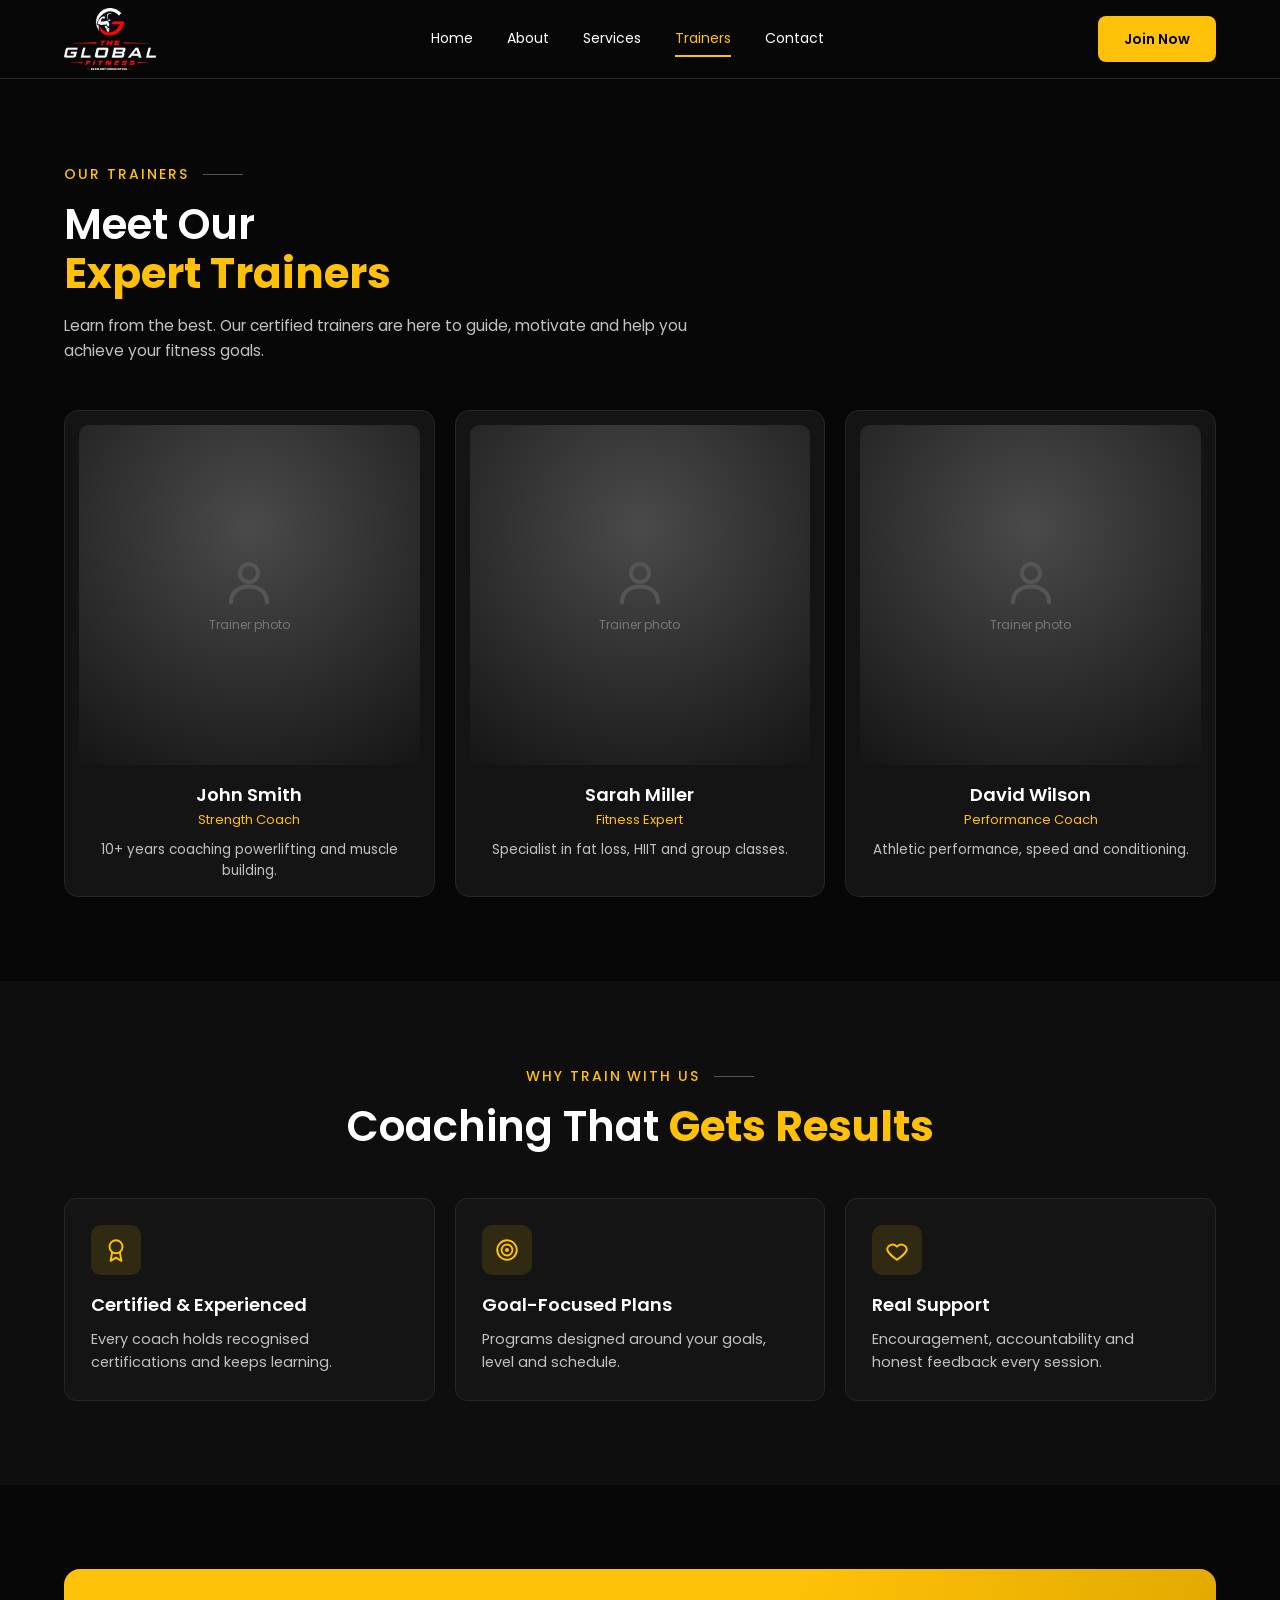
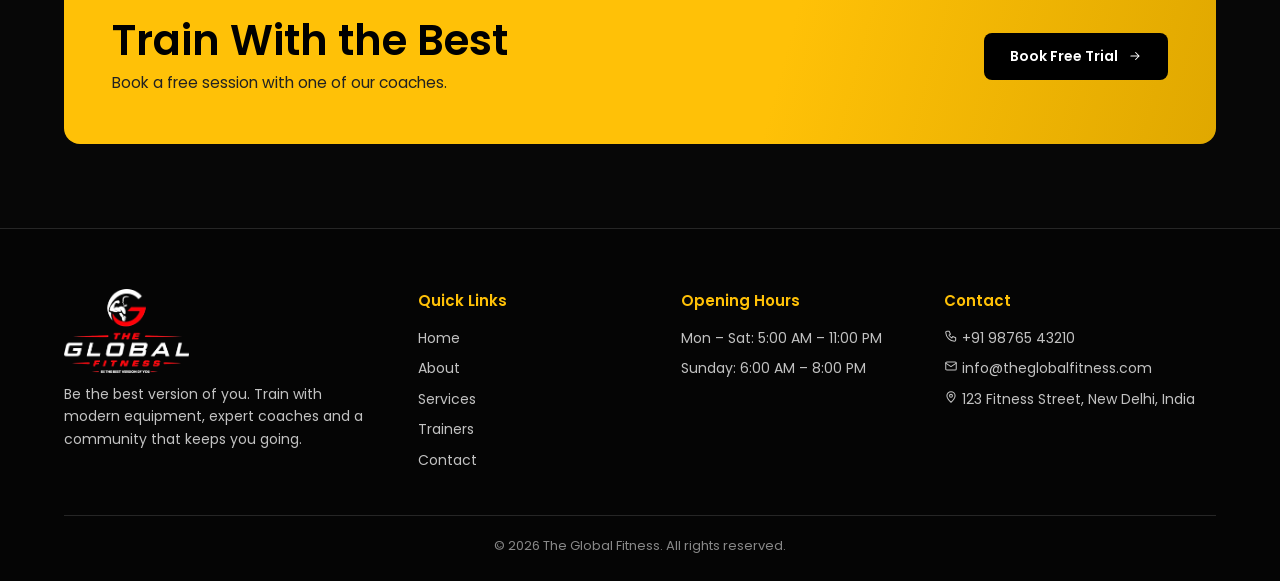
<file: trainers.html>
<!DOCTYPE html>
<html lang="en"><head><meta charset="utf-8"><meta name="viewport" content="width=device-width,initial-scale=1">
<title>Trainers | The Global Fitness</title>
<meta name="description" content="The Global Fitness – Be the best version of you. Modern equipment, expert trainers and flexible membership.">
<link rel="icon" href="logo.png">
<link rel="preconnect" href="https://fonts.googleapis.com"><link rel="preconnect" href="https://fonts.gstatic.com" crossorigin>
<link href="https://fonts.googleapis.com/css2?family=Poppins:wght@400;500;600;700&display=swap" rel="stylesheet">
<link rel="stylesheet" href="style.css"></head><body>
<header><div class="hd"><a class="logo" href="index.html" aria-label="The Global Fitness home"><img src="logo.png" alt="The Global Fitness"></a>
<nav><a href="index.html">Home</a><a href="about.html">About</a><a href="services.html">Services</a><a href="trainers.html" class="on">Trainers</a><a href="contact.html">Contact</a></nav><a class="btn" href="contact.html">Join Now</a><button class="menu" aria-label="Menu">&#9776;</button></div></header>
<section class="sec"><div class="in"><div class="head"><div class="eyebrow">Our Trainers</div><h2>Meet Our <b class="blk">Expert Trainers</b></h2><p>Learn from the best. Our certified trainers are here to guide, motivate and help you achieve your fitness goals.</p></div>
<div class="g3"><div class="tcard"><div class="pic"><svg class="i" viewBox="0 0 24 24" aria-hidden="true"><circle cx="12" cy="8" r="4"/><path d="M4 21c0-4.5 3.5-7 8-7s8 2.5 8 7"/></svg>Trainer photo</div><h3>John Smith</h3><small>Strength Coach</small><p>10+ years coaching powerlifting and muscle building.</p></div><div class="tcard"><div class="pic"><svg class="i" viewBox="0 0 24 24" aria-hidden="true"><circle cx="12" cy="8" r="4"/><path d="M4 21c0-4.5 3.5-7 8-7s8 2.5 8 7"/></svg>Trainer photo</div><h3>Sarah Miller</h3><small>Fitness Expert</small><p>Specialist in fat loss, HIIT and group classes.</p></div><div class="tcard"><div class="pic"><svg class="i" viewBox="0 0 24 24" aria-hidden="true"><circle cx="12" cy="8" r="4"/><path d="M4 21c0-4.5 3.5-7 8-7s8 2.5 8 7"/></svg>Trainer photo</div><h3>David Wilson</h3><small>Performance Coach</small><p>Athletic performance, speed and conditioning.</p></div></div></div></section>
<section class="sec alt"><div class="in"><div class="head c"><div class="eyebrow">Why Train With Us</div><h2>Coaching That <b>Gets Results</b></h2></div><div class="g3"><div class="card"><div class="ic"><svg class="i" viewBox="0 0 24 24" aria-hidden="true"><circle cx="12" cy="9" r="6"/><path d="M8.5 14 7 22l5-3 5 3-1.5-8"/></svg></div><h3>Certified &amp; Experienced</h3><p>Every coach holds recognised certifications and keeps learning.</p></div><div class="card"><div class="ic"><svg class="i" viewBox="0 0 24 24" aria-hidden="true"><circle cx="12" cy="12" r="9"/><circle cx="12" cy="12" r="5"/><circle cx="12" cy="12" r="1"/></svg></div><h3>Goal-Focused Plans</h3><p>Programs designed around your goals, level and schedule.</p></div><div class="card"><div class="ic"><svg class="i" viewBox="0 0 24 24" aria-hidden="true"><path d="M12 21s-7-4.6-9-9a5 5 0 0 1 9-3 5 5 0 0 1 9 3c-2 4.4-9 9-9 9z"/></svg></div><h3>Real Support</h3><p>Encouragement, accountability and honest feedback every session.</p></div></div></div></section><section class="sec"><div class="in"><div class="cta"><div><h2>Train With the Best</h2><p>Book a free session with one of our coaches.</p></div><a class="btn" href="contact.html">Book Free Trial <svg class="i" viewBox="0 0 24 24" aria-hidden="true"><path d="M5 12h14M13 6l6 6-6 6"/></svg></a></div></div></section>
<footer><div class="fg">
<div><a class="logo" href="index.html"><img src="logo.png" alt="The Global Fitness"></a><p style="font-size:14px">Be the best version of you. Train with modern equipment, expert coaches and a community that keeps you going.</p></div>
<div><h4>Quick Links</h4><ul><li><a href="index.html">Home</a></li><li><a href="about.html">About</a></li><li><a href="services.html">Services</a></li><li><a href="trainers.html">Trainers</a></li><li><a href="contact.html">Contact</a></li></ul></div>
<div><h4>Opening Hours</h4><ul><li>Mon – Sat: 5:00 AM – 11:00 PM</li><li>Sunday: 6:00 AM – 8:00 PM</li></ul></div>
<div><h4>Contact</h4><ul><li><svg class="i" viewBox="0 0 24 24" aria-hidden="true"><path d="M5 4h4l2 5-2.5 1.5a11 11 0 0 0 5 5L15 13l5 2v4a2 2 0 0 1-2 2A16 16 0 0 1 3 6a2 2 0 0 1 2-2z"/></svg> +91 98765 43210</li><li><svg class="i" viewBox="0 0 24 24" aria-hidden="true"><rect x="3" y="5" width="18" height="14" rx="2"/><path d="M3 7l9 6 9-6"/></svg> info@theglobalfitness.com</li><li><svg class="i" viewBox="0 0 24 24" aria-hidden="true"><path d="M12 21s-7-6-7-11a7 7 0 0 1 14 0c0 5-7 11-7 11z"/><circle cx="12" cy="10" r="2.5"/></svg> 123 Fitness Street, New Delhi, India</li></ul></div>
</div><div class="copy">© 2026 The Global Fitness. All rights reserved.</div></footer>
<script src="main.js"></script></body></html>
</file>
<file: style.css>
:root{--bg:#070707;--bg2:#0e0e0e;--card:#141414;--line:#262626;--accent:#ffc107;--text:#fff;--muted:#c2c2c2;color-scheme:dark}
*{box-sizing:border-box;margin:0;padding:0}
html{scroll-behavior:smooth}
body{background:var(--bg);color:var(--text);font-family:'Poppins','Segoe UI',Arial,sans-serif;line-height:1.6;-webkit-font-smoothing:antialiased}
a{color:inherit;text-decoration:none}
img{max-width:100%;display:block}
svg.i{width:1em;height:1em;fill:none;stroke:currentColor;stroke-width:1.8;stroke-linecap:round;stroke-linejoin:round;flex:none}
svg.i.f{fill:currentColor;stroke:none}
:focus-visible{outline:2px solid var(--accent);outline-offset:3px}
/* header */
header{position:sticky;top:0;z-index:50;background:rgba(8,8,8,.94);backdrop-filter:blur(8px);border-bottom:1px solid var(--line)}
.hd{display:flex;align-items:center;justify-content:space-between;gap:20px;padding:8px 5%}
.logo img{height:62px;width:auto}
nav{display:flex;gap:34px;font-size:14px}
nav a{padding:6px 0;border-bottom:2px solid transparent;transition:color .2s}
nav a:hover{color:var(--accent)}
nav a.on{color:var(--accent);border-color:var(--accent)}
.menu{display:none;background:none;border:1px solid var(--line);color:#fff;border-radius:8px;width:42px;height:42px;font-size:20px;cursor:pointer}
.btn{display:inline-flex;align-items:center;gap:10px;background:var(--accent);color:#000;font-weight:600;font-size:14px;padding:12px 26px;border-radius:8px;border:0;cursor:pointer;font-family:inherit;transition:transform .2s,box-shadow .2s}
.btn:hover{transform:translateY(-2px);box-shadow:0 8px 22px rgba(255,193,7,.25)}
.btn.out{background:transparent;color:#fff;border:1.5px solid #fff;border-radius:30px}
.btn.out:hover{box-shadow:none;border-color:var(--accent);color:var(--accent)}
/* layout */
.sec{padding:84px 5%}
.sec.alt{background:var(--bg2)}
.in{max-width:1200px;margin:0 auto}
.eyebrow{color:var(--accent);font-weight:500;letter-spacing:.14em;font-size:14px;text-transform:uppercase;display:flex;align-items:center;gap:14px;margin-bottom:16px}
.eyebrow::after{content:"";width:40px;height:1px;background:#555}
h1{font-size:clamp(38px,6vw,64px);line-height:1.06;font-weight:600;margin-bottom:22px}
h2{font-size:clamp(28px,4vw,42px);line-height:1.15;font-weight:600;margin-bottom:16px}
h1 b,h2 b{color:var(--accent);font-weight:700}
h1 b.blk,h2 b.blk{display:block}
h3{font-size:18px;font-weight:600}
p{color:var(--muted);font-size:15.5px}
.lead{font-size:17px;color:#fff;max-width:520px;margin-bottom:28px}
.head{max-width:640px;margin-bottom:46px}
.head.c{margin-inline:auto;text-align:center}
.head.c .eyebrow{justify-content:center}
.row{display:flex;gap:16px;flex-wrap:wrap}
/* hero */
.hero{position:relative;overflow:hidden;min-height:680px;display:flex;align-items:center;border-bottom:1px solid var(--line)}
.hero .txt{position:relative;z-index:2;padding:70px 5%;max-width:700px}
.hero .eyebrow{color:#fff}
.hero-img{position:absolute;right:0;top:0;width:56%;height:100%;object-fit:cover;object-position:60% 20%;z-index:1;-webkit-mask-image:linear-gradient(90deg,transparent 0,#000 38%);mask-image:linear-gradient(90deg,transparent 0,#000 38%)}
.hero.sm{min-height:560px}
.feats{display:flex;flex-wrap:wrap;margin-top:54px}
.feats div{display:flex;flex-direction:column;gap:8px;padding:0 28px;border-left:1px solid var(--line);font-size:13px}
.feats div:first-child{padding-left:0;border:0}
.feats svg{font-size:28px;color:var(--accent)}
/* stats */
.stats{display:grid;grid-template-columns:repeat(4,1fr);gap:20px;text-align:center}
.stat b{display:block;font-size:clamp(34px,5vw,52px);font-weight:700;color:var(--accent);line-height:1.1}
.stat span{font-size:14px;color:var(--muted)}
.stats .stat+.stat{border-left:1px solid var(--line)}
/* cards */
.g3,.g4{display:grid;gap:20px}
.g3{grid-template-columns:repeat(3,1fr)}
.g4{grid-template-columns:repeat(4,1fr)}
.card{background:var(--card);border:1px solid var(--line);border-radius:12px;padding:26px;transition:border-color .25s,transform .25s}
.card:hover{border-color:var(--accent);transform:translateY(-4px)}
.card .ic{width:50px;height:50px;border-radius:10px;background:rgba(255,193,7,.12);color:var(--accent);display:grid;place-items:center;font-size:26px;margin-bottom:16px}
.card h3{margin-bottom:8px}
.card p{font-size:14.5px;margin:0}
.tile{background:rgba(20,20,20,.92);border:1px solid var(--line);border-radius:10px;padding:22px 10px;text-align:center;font-size:13.5px;font-weight:500;display:flex;flex-direction:column;align-items:center;gap:10px}
.tile svg{font-size:30px;color:var(--accent)}
.tiles{display:grid;grid-template-columns:repeat(3,1fr);gap:14px;margin:30px 0}
/* split */
.split{display:grid;grid-template-columns:1fr 1fr;gap:56px;align-items:center}
.split img{border-radius:14px;width:100%;max-height:560px;object-fit:cover;border:1px solid var(--line)}
.ticks{list-style:none;display:grid;gap:12px;margin:0 0 28px}
.ticks li{display:flex;gap:12px;color:#ddd;font-size:15px}
.ticks svg{color:var(--accent);margin-top:5px}
.mission{display:flex;gap:14px;margin:8px 0 28px}
.mission svg{font-size:40px;color:var(--accent)}
.mission h3{color:var(--accent);font-size:20px}
.mission p{font-size:14px}
/* plans */
.plan{position:relative;background:var(--card);border:1px solid var(--line);border-radius:14px;padding:32px 28px}
.plan.pop{border:2px solid var(--accent);background:linear-gradient(180deg,#1b1706,#141414)}
.plan .tag{position:absolute;top:-13px;left:28px;background:var(--accent);color:#000;font-size:12px;font-weight:600;padding:3px 14px;border-radius:20px}
.price{font-size:42px;font-weight:700;margin:10px 0 18px}
.price small{font-size:14px;font-weight:400;color:var(--muted)}
.plan .btn{width:100%;justify-content:center}
/* quotes */
.quote p{color:#e6e6e6;font-style:italic;margin-bottom:18px}
.quote .who{display:flex;align-items:center;gap:12px;font-size:14px}
.quote .av{width:42px;height:42px;border-radius:50%;background:var(--accent);color:#000;display:grid;place-items:center;font-weight:700}
.quote small{display:block;color:var(--muted);font-size:12px}
.stars{color:var(--accent);margin-bottom:10px;display:flex;gap:3px;font-size:16px}
/* cta */
.cta{background:linear-gradient(105deg,var(--accent) 0 62%,#e0a800);color:#000;border-radius:16px;padding:48px;display:flex;justify-content:space-between;align-items:center;gap:24px;flex-wrap:wrap}
.cta h2{margin:0;color:#000}
.cta p{color:#222;margin-top:6px}
.cta .btn{background:#000;color:#fff}
/* trainers */
.tcard{background:var(--card);border:1px solid var(--line);border-radius:14px;padding:14px;text-align:center}
.tcard .pic{aspect-ratio:1;border-radius:10px;background:radial-gradient(circle at 50% 30%,#4a4a4a,#151515);margin-bottom:16px;display:grid;place-items:center;color:#777;font-size:12px;gap:6px;align-content:center}
.tcard .pic svg{font-size:54px;color:#555}
.tcard small{color:var(--accent);font-size:13px;display:block}
.tcard p{font-size:13.5px;margin-top:8px}
/* contact */
.cgrid{display:grid;grid-template-columns:1fr 1fr;gap:50px}
.info div{display:flex;gap:16px;margin-bottom:20px;color:#e2e2e2}
.info svg{font-size:22px;color:var(--accent);margin-top:3px}
.soc{display:flex;gap:12px;margin-top:8px}
.soc a{width:40px;height:40px;border:1.5px solid #fff;border-radius:9px;display:grid;place-items:center;font-size:13px;font-weight:600;transition:.2s}
.soc a:hover{background:var(--accent);border-color:var(--accent);color:#000}
form{background:var(--card);border:1px solid var(--line);border-radius:14px;padding:26px;display:grid;gap:14px;align-content:start}
input,textarea{background:#1f1f1f;border:1px solid #2e2e2e;border-radius:8px;padding:14px;color:#fff;font:inherit;font-size:14px;width:100%}
input:focus,textarea:focus{border-color:var(--accent);outline:0}
textarea{min-height:140px;resize:vertical}
#ok{display:none;color:var(--accent);font-size:14px}
.hours{width:100%;border-collapse:collapse;font-size:14.5px}
.hours td{padding:10px 0;border-bottom:1px solid var(--line);color:#ddd}
.hours td:last-child{text-align:right;color:var(--accent)}
/* footer */
footer{background:#050505;border-top:1px solid var(--line);padding:60px 5% 24px}
.fg{display:grid;grid-template-columns:1.4fr 1fr 1fr 1.2fr;gap:36px;max-width:1200px;margin:0 auto 36px}
footer h4{font-size:15px;margin-bottom:14px;color:var(--accent);font-weight:600}
footer li{list-style:none;font-size:14px;color:var(--muted);margin-bottom:8px}
footer li a:hover{color:var(--accent)}
footer .logo img{height:84px;margin-bottom:10px}
.copy{border-top:1px solid var(--line);padding-top:20px;text-align:center;font-size:13px;color:#888}
@media(prefers-reduced-motion:no-preference){.hero .txt>*{animation:up .7s ease both}.hero .txt>*:nth-child(2){animation-delay:.08s}.hero .txt>*:nth-child(3){animation-delay:.16s}.hero .txt>*:nth-child(4){animation-delay:.24s}@keyframes up{from{opacity:0;transform:translateY(16px)}}}
@media(max-width:960px){
 .g3,.g4{grid-template-columns:1fr 1fr}.fg{grid-template-columns:1fr 1fr}.split,.cgrid{grid-template-columns:1fr}
 .stats{grid-template-columns:1fr 1fr}.stats .stat+.stat{border:0}
}
@media(max-width:760px){
 .menu{display:block}.hd>.btn{display:none}
 nav{display:none;position:absolute;left:0;right:0;top:100%;background:#0a0a0a;flex-direction:column;gap:0;padding:8px 5% 16px;border-bottom:1px solid var(--line)}
 nav.open{display:flex}nav a{padding:12px 0;border-bottom:1px solid var(--line)}
 .hero{flex-direction:column;align-items:stretch}
 .hero-img{position:relative;width:100%;height:380px;-webkit-mask-image:linear-gradient(180deg,transparent 0,#000 30%);mask-image:linear-gradient(180deg,transparent 0,#000 30%)}
 .hero .txt{padding-bottom:10px}
 .hero{display:flex;flex-direction:column-reverse}
 .g3,.g4,.fg{grid-template-columns:1fr}.tiles{grid-template-columns:repeat(2,1fr)}
 .cta{padding:30px}.feats div{padding:0 16px}
}
.g6{display:grid;grid-template-columns:repeat(6,1fr);gap:14px}
@media(max-width:960px){.g6{grid-template-columns:repeat(3,1fr)}}
@media(max-width:760px){.g6{grid-template-columns:repeat(2,1fr)}}
</file>
